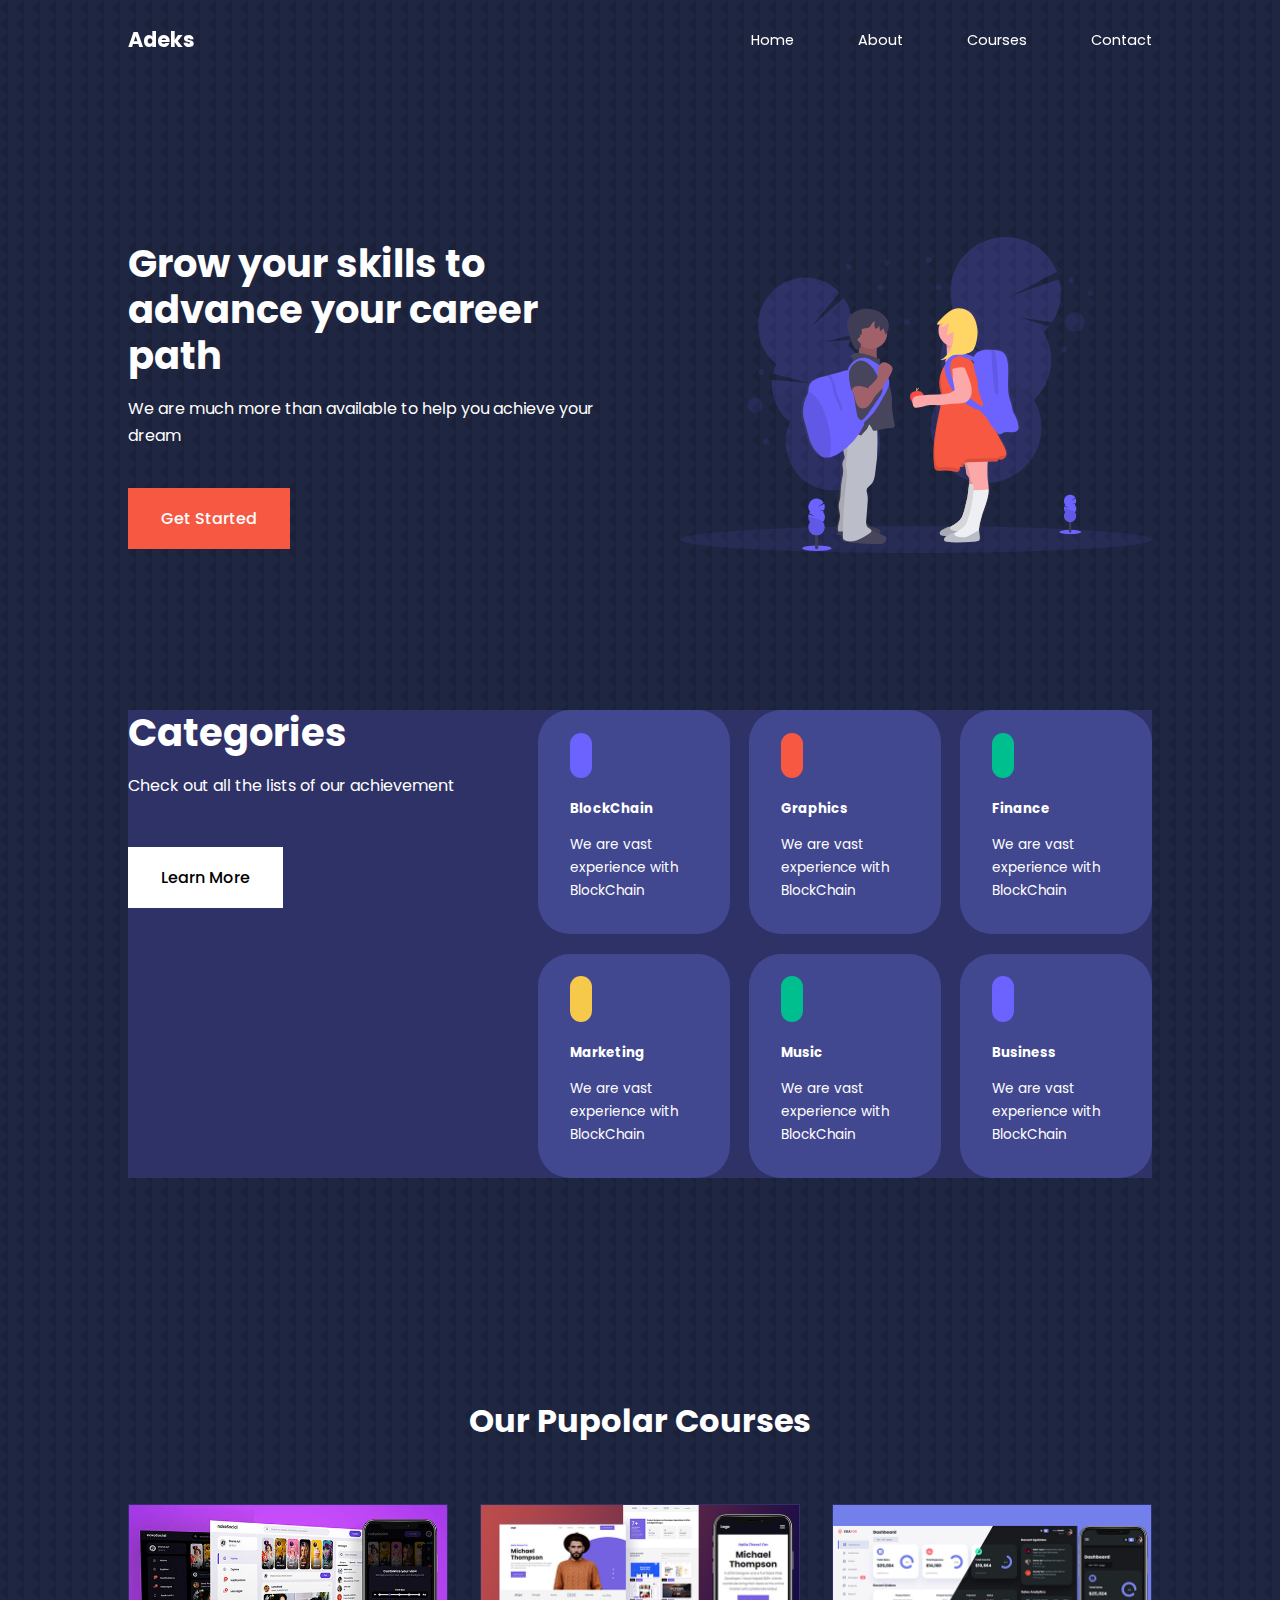
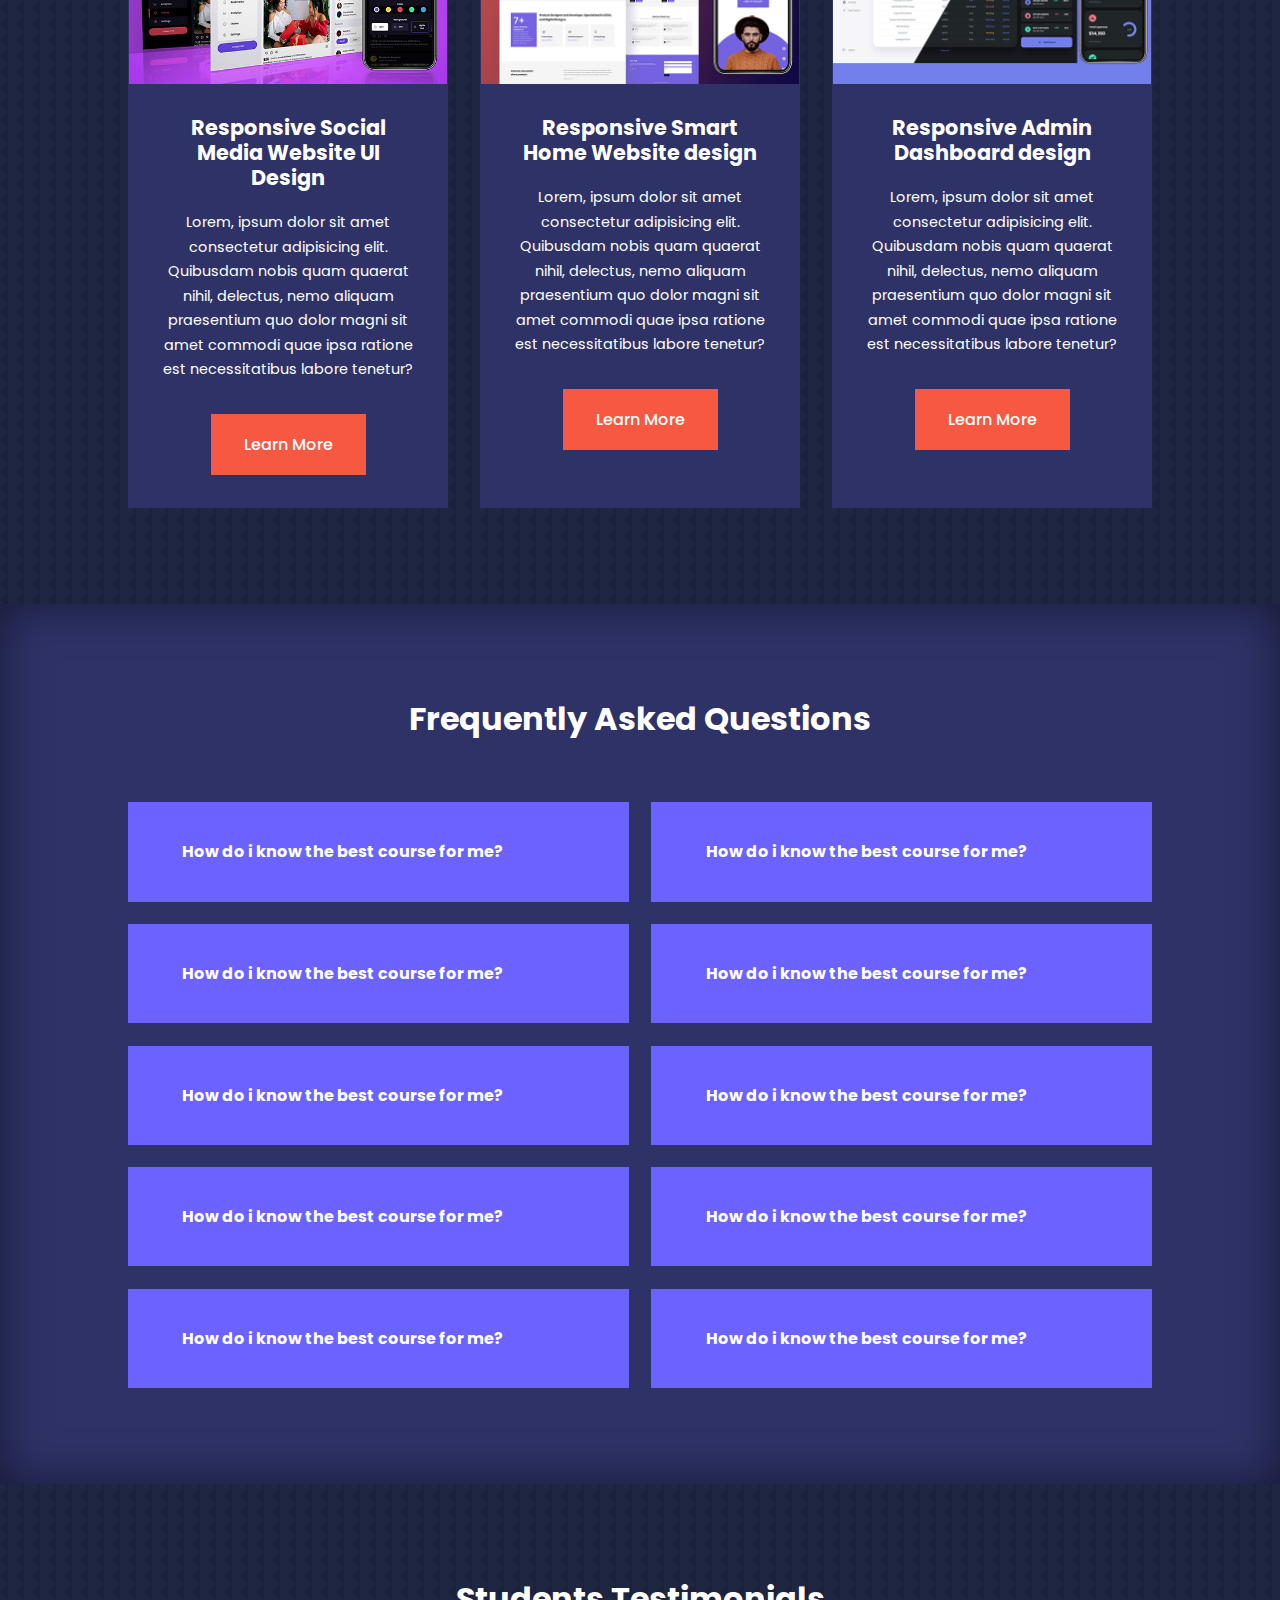
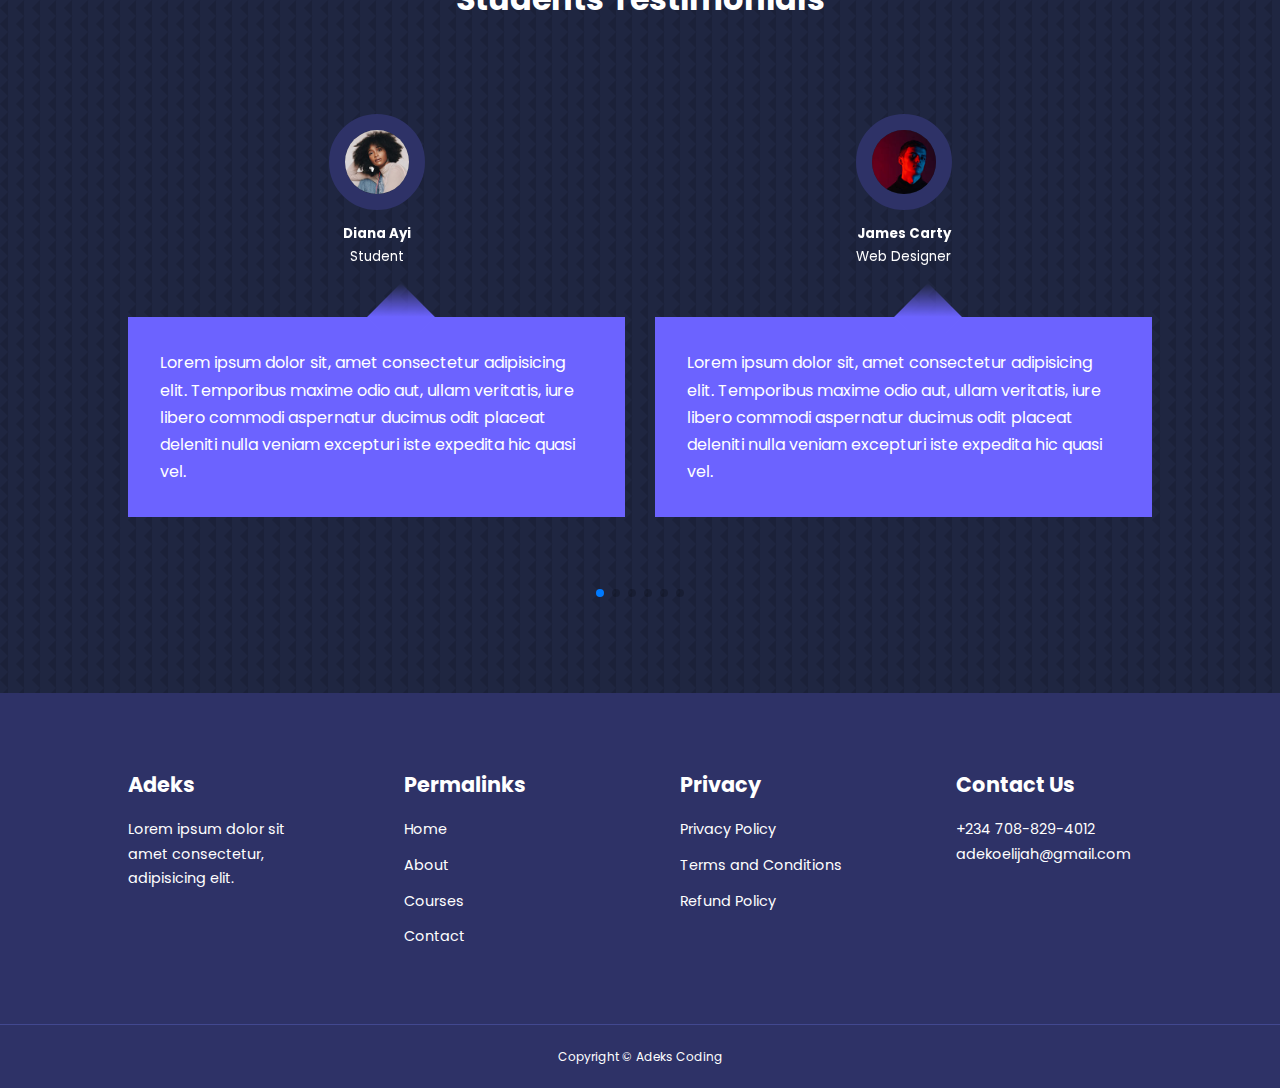
<file: html/index.html>
<!DOCTYPE html>
<html lang="en">
<head>
    <meta charset="UTF-8">
    <meta name="viewport" content="width=device-width, initial-scale=1.0">
    <title>Responsive multipage Education website create by Adeks using html, css $ Js</title>


    <!--  swiperjs.com  -->
   <link
   rel="stylesheet" href="https://cdn.jsdelivr.net/npm/swiper@10/swiper-bundle.min.css"/>
    <link rel="stylesheet" href="../css/index.css">

 <!--    iconscout cdn -->
    <link rel="stylesheet" href="https://unicons.iconscout.com/release/v4.0.8/css/line.css">
    <style>
        body{
            background-image: url(../images\ 2/bg-texture.png);
        }
    </style>


   

</head>




 
<body>
    <nav>
        <div class="container nav__container">
            <a href="index.html"><h4>Adeks</h4></a>
            <ul class="nav__menu">
                <li><a href="index.html">Home</a></li>
                <li><a href="about.html">About</a></li>
                <li><a href="course.html">Courses</a></li>
                <li><a href="contact.html">Contact</a></li>
            </ul>
            <button id="open-menu-btn"><i class="uil uil-bars"></i></button>
            <button id="close-menu-btn"><i class="uil uil-multiply"></i></button>
        </div>
    </nav>

   <!--  End of navbar -->

   <header>
    <div class="container header__container">
        <div class="header__left">
            <h1>Grow your skills to advance your career path</h1>
            <p>We are much more than available to help you achieve your dream</p>
            <a href="course.html" class="btn btn-primary">Get Started</a>

        </div>
        <div class="header__right">
            <div class="header__right-image">
                <img src="../images 2/header.svg" alt="header image">
            </div>

        </div>
    </div>
   </header>

   <!-- End of header -->

   <secion class=".categories">
    <div class="container categories__container">
        <div class="categories__left">
            <h1>Categories</h1>
            <p>Check out all the lists of our achievement</p>
            <a href="#" class="btn">Learn More</a>

        </div>
        <div class="categories__right">
            <article class="category">
                <span class="category__icon"><i class="uil uil-bitcoin-circle"></i></span>
                    <h5>BlockChain</h5>
                    <p>We are vast experience with BlockChain</p>
            </article>

            <article class="category">
                <span class="category__icon"><i class="uil uil-palette"></i></span>
                    <h5>Graphics</h5>
                    <p>We are vast experience with BlockChain</p>
            </article>

            <article class="category">
                <span class="category__icon"><i class="uil uil-usd-circle"></i></span>
                    <h5>Finance</h5>
                    <p>We are vast experience with BlockChain</p>
            </article>

            <article class="category">
                <span class="category__icon"><i class="uil uil-megaphone"></i></span>
                    <h5>Marketing</h5>
                    <p>We are vast experience with BlockChain</p>
            </article>

            <article class="category">
                <span class="category__icon"><i class="uil uil-music"></i></span>
                    <h5>Music</h5>
                    <p>We are vast experience with BlockChain</p>
            </article>
            <article class="category">
                <span class="category__icon"><i class="uil uil-puzzle-piece"></i></span>
                    <h5>Business</h5>
                    <p>We are vast experience with BlockChain</p>
            </article>
        </div>
    </div>
   </secion>
   <!-- End of categories -->
   <section class="courses">
    <h2>Our Pupolar Courses</h2>
    <div class="container course__container">
        <article class="course">
            <div class="course__image">
                <img src="../images 2/course1.jpg" alt="">
            </div>
            <div class="course__info">
                <h4>Responsive Social Media Website UI Design </h4>
                <p>Lorem, ipsum dolor sit amet consectetur adipisicing elit. 
                Quibusdam nobis quam quaerat nihil, delectus, nemo aliquam praesentium quo dolor magni sit amet commodi quae ipsa ratione est necessitatibus labore tenetur?</p>
                <a href="course.html" class="btn btn-primary">Learn More</a>
            </div>
            
        </article>

        <article class="course">
            <div class="course__image">
                <img src="../images 2/course2.jpg" alt="">
            </div>
            <div class="course__info">
                <h4>Responsive Smart Home Website design </h4>
                <p>Lorem, ipsum dolor sit amet consectetur adipisicing elit. 
                Quibusdam nobis quam quaerat nihil, delectus, nemo aliquam praesentium quo dolor magni sit amet commodi quae ipsa ratione est necessitatibus labore tenetur?</p>
                <a href="course.html" class="btn btn-primary">Learn More</a>
            </div>
        </article>

        <article class="course">
            <div class="course__image">
                <img src="../images 2/course3.jpg" alt="">
            </div>
            <div class="course__info">
                <h4>Responsive Admin Dashboard design</h4>
                <p>Lorem, ipsum dolor sit amet consectetur adipisicing elit. 
                Quibusdam nobis quam quaerat nihil, delectus, nemo aliquam praesentium quo dolor magni sit amet commodi quae ipsa ratione est necessitatibus labore tenetur?</p>
                <a href="course.html" class="btn btn-primary">Learn More</a>
            </div>
        </article>
    </div>
   </section>

  <!--  end of the courses -->
   


  <section class="freqs">
    <h2>Frequently Asked Questions</h2>
    <div class="container faqs__container">
        <article class="faq">
            <div class="faq__icon"><i class="uil uil-plus"></i></div>
            <div class="question__answer">
                <h4>How do i know the best course for me?</h4>
                <p>Lorem ipsum dolor, sit amet consectetur adipisicing elit. Dolorem natus maxime, quaerat, 
                voluptates optio nesciunt officiis, ad expedita saepe vero perspiciatis vel eligendi perferendis praesentium atque culpa nihil accusamus doloribus?</p>
            </div>
        </article>

        <article class="faq">
            <div class="faq__icon"><i class="uil uil-plus"></i></div>
            <div class="question__answer">
                <h4>How do i know the best course for me?</h4>
                <p>Lorem ipsum dolor, sit amet consectetur adipisicing elit. Dolorem natus maxime, quaerat, 
                voluptates optio nesciunt officiis, ad expedita saepe vero perspiciatis vel eligendi perferendis praesentium atque culpa nihil accusamus doloribus?</p>
            </div>
        </article>

        <article class="faq">
            <div class="faq__icon"><i class="uil uil-plus"></i></div>
            <div class="question__answer">
                <h4>How do i know the best course for me?</h4>
                <p>Lorem ipsum dolor, sit amet consectetur adipisicing elit. Dolorem natus maxime, quaerat, 
                voluptates optio nesciunt officiis, ad expedita saepe vero perspiciatis vel eligendi perferendis praesentium atque culpa nihil accusamus doloribus?</p>
            </div>
        </article>

        <article class="faq">
            <div class="faq__icon"><i class="uil uil-plus"></i></div>
            <div class="question__answer">
                <h4>How do i know the best course for me?</h4>
                <p>Lorem ipsum dolor, sit amet consectetur adipisicing elit. Dolorem natus maxime, quaerat, 
                voluptates optio nesciunt officiis, ad expedita saepe vero perspiciatis vel eligendi perferendis praesentium atque culpa nihil accusamus doloribus?</p>
            </div>
        </article>

        <article class="faq">
            <div class="faq__icon"><i class="uil uil-plus"></i></div>
            <div class="question__answer">
                <h4>How do i know the best course for me?</h4>
                <p>Lorem ipsum dolor, sit amet consectetur adipisicing elit. Dolorem natus maxime, quaerat, 
                voluptates optio nesciunt officiis, ad expedita saepe vero perspiciatis vel eligendi perferendis praesentium atque culpa nihil accusamus doloribus?</p>
            </div>
        </article>

        <article class="faq">
            <div class="faq__icon"><i class="uil uil-plus"></i></div>
            <div class="question__answer">
                <h4>How do i know the best course for me?</h4>
                <p>Lorem ipsum dolor, sit amet consectetur adipisicing elit. Dolorem natus maxime, quaerat, 
                voluptates optio nesciunt officiis, ad expedita saepe vero perspiciatis vel eligendi perferendis praesentium atque culpa nihil accusamus doloribus?</p>
            </div>
        </article>

        <article class="faq">
            <div class="faq__icon"><i class="uil uil-plus"></i></div>
            <div class="question__answer">
                <h4>How do i know the best course for me?</h4>
                <p>Lorem ipsum dolor, sit amet consectetur adipisicing elit. Dolorem natus maxime, quaerat, 
                voluptates optio nesciunt officiis, ad expedita saepe vero perspiciatis vel eligendi perferendis praesentium atque culpa nihil accusamus doloribus?</p>
            </div>
        </article>
        <article class="faq">
            <div class="faq__icon"><i class="uil uil-plus"></i></div>
            <div class="question__answer">
                <h4>How do i know the best course for me?</h4>
                <p>Lorem ipsum dolor, sit amet consectetur adipisicing elit. Dolorem natus maxime, quaerat, 
                voluptates optio nesciunt officiis, ad expedita saepe vero perspiciatis vel eligendi perferendis praesentium atque culpa nihil accusamus doloribus?</p>
            </div>
        </article>

        <article class="faq">
            <div class="faq__icon"><i class="uil uil-plus"></i></div>
            <div class="question__answer">
                <h4>How do i know the best course for me?</h4>
                <p>Lorem ipsum dolor, sit amet consectetur adipisicing elit. Dolorem natus maxime, quaerat, 
                voluptates optio nesciunt officiis, ad expedita saepe vero perspiciatis vel eligendi perferendis praesentium atque culpa nihil accusamus doloribus?</p>
            </div>
        </article>

        <article class="faq">
            <div class="faq__icon"><i class="uil uil-plus"></i></div>
            <div class="question__answer">
                <h4>How do i know the best course for me?</h4>
                <p>Lorem ipsum dolor, sit amet consectetur adipisicing elit. Dolorem natus maxime, quaerat, 
                voluptates optio nesciunt officiis, ad expedita saepe vero perspiciatis vel eligendi perferendis praesentium atque culpa nihil accusamus doloribus?</p>
            </div>
        </article>
    </div>
  </section>

<!-- End of the frequently asked question -->


<section class="container testimonials__container mySwiper">
    <h2>Students Testimonials</h2>
    <div class="swiper-wrapper">
        <article class="testimonial swiper-slide">
            <img src="../images 2/avatar1.jpg" alt="">
            <div class="testimonial__info">
                <h5>Diana Ayi</h5>
                <small>Student</small>
            </div>
            <div class="testimonial__body">
                <p>Lorem ipsum dolor sit, amet consectetur adipisicing elit. 
                    Temporibus maxime odio aut, ullam veritatis, 
                    iure libero commodi aspernatur ducimus odit placeat deleniti nulla veniam excepturi iste expedita hic quasi vel.</p>
            </div>
        </article>

        <article class="testimonial swiper-slide">
            <img src="../images 2/avatar2.jpg" alt="">
            <div class="testimonial__info">
                <h5>James Carty</h5>
                <small>Web Designer</small>
            </div>
            <div class="testimonial__body">
                <p>Lorem ipsum dolor sit, amet consectetur adipisicing elit. 
                    Temporibus maxime odio aut, ullam veritatis, 
                    iure libero commodi aspernatur ducimus odit placeat deleniti nulla veniam excepturi iste expedita hic quasi vel.</p>
            </div>
        </article>

        <article class="testimonial swiper-slide">
            <img src="../images 2/avatar3.jpg" alt="">
            <div class="testimonial__info">
                <h5>Robert Hook</h5>
                <small>Web Developer</small>
            </div>
            <div class="testimonial__body">
                <p>Lorem ipsum dolor sit, amet consectetur adipisicing elit. 
                    Temporibus maxime odio aut, ullam veritatis, 
                    iure libero commodi aspernatur ducimus odit placeat deleniti nulla veniam excepturi iste expedita hic quasi vel.</p>
            </div>
        </article>
        <article class="testimonial swiper-slide">
            <img src="../images 2/avatar4.jpg" alt="">
            <div class="testimonial__info">
                <h5>Sanni Dam</h5>
                <small>Project Manager</small>
            </div>
            <div class="testimonial__body">
                <p>Lorem ipsum dolor sit, amet consectetur adipisicing elit. 
                    Temporibus maxime odio aut, ullam veritatis, 
                    iure libero commodi aspernatur ducimus odit placeat deleniti nulla veniam excepturi iste expedita hic quasi vel.</p>
            </div>
        </article>

        <article class="testimonial swiper-slide">
            <img src="../images 2/avatar5.jpg" alt="">
            <div class="testimonial__info">
                <h5>Jane Rose</h5>
                <small>Product Analyst</small>
            </div>
            <div class="testimonial__body">
                <p>Lorem ipsum dolor sit, amet consectetur adipisicing elit. 
                    Temporibus maxime odio aut, ullam veritatis, 
                    iure libero commodi aspernatur ducimus odit placeat deleniti nulla veniam excepturi iste expedita hic quasi vel.</p>
            </div>
        </article>

        <article class="testimonial swiper-slide">
            <img src="../images 2/avatar6.jpg" alt="">
            <div class="testimonial__info">
                <h5>Queen Bee</h5>
                <small>Email Marketer</small>
            </div>
            <div class="testimonial__body">
                <p>Lorem ipsum dolor sit, amet consectetur adipisicing elit. 
                    Temporibus maxime odio aut, ullam veritatis, 
                    iure libero commodi aspernatur ducimus odit placeat deleniti nulla veniam excepturi iste expedita hic quasi vel.</p>
            </div>
        </article>

        <article class="testimonial swiper-slide">
            <img src="../images 2/avatar7.jpg" alt="">
            <div class="testimonial__info">
                <h5>Loveth Capril</h5>
                <small>Student</small>
            </div>
            <div class="testimonial__body">
                <p>Lorem ipsum dolor sit, amet consectetur adipisicing elit. 
                    Temporibus maxime odio aut, ullam veritatis, 
                    iure libero commodi aspernatur ducimus odit placeat deleniti nulla veniam excepturi iste expedita hic quasi vel.</p>
            </div>
        </article>
    </div>
    <div class="swiper-pagination"></div>
</section>

<!-- footer section start -->
<footer>
    <div class="container footer__container">
        <div class="footer__1">
            <a href="index.html" class="footer__logo"><h4>Adeks</h4></a>
            <p>Lorem ipsum dolor sit amet consectetur, adipisicing elit. </p>
        </div>

        <div class="footer__2">
            <h4>Permalinks</h4>
            <ul class="permalinks">
                <li><a href="index.html">Home</a></li>
                <li><a href="about.html">About</a></li>
                <li><a href="course.html">Courses</a></li>
                <li><a href="contact.html">Contact</a></li>
            </ul>
        </div>
        <div class="footer__3">
            <h4>Privacy</h4>
            <ul class="privacy">
                <li><a href="#">Privacy Policy</a></li>
                <li><a href="#">Terms and Conditions</a></li>
                <li><a href="#">Refund Policy</a></li>
            </ul>
        </div>
        <div class="footer__4">
            <h4>Contact Us</h4>
            <div>
                <p>+234 708-829-4012</p>
                <p>adekoelijah@gmail.com</p>
            </div>
            <ul class="footer__socials">
                <li>
                    <a href="#"><i class="uil uil-facebook-f"></i></a>
                </li>
                <li>
                    <a href="#"><i class="uil uil-instagram-alt"></i></a>
                </li>
                <li>
                    <a href="#"><i class="uil uil-twitter"></i></a>
                </li>
                <li>
                    <a href="#"><i class="uil uil-linkedin-alt"></i></a>
                </li>
            </ul>
        </div>
    </div>
    <div class="footer__copywright">
        <small>Copyright &copy; Adeks Coding</small>
    </div>

    
</footer>



    <script src="https://cdn.jsdelivr.net/npm/swiper@10/swiper-bundle.min.js"></script>
    <script src="../main.js/main.js"></script>

    <script>
        var swiper = new Swiper(".mySwiper", {
        slidesPerView: 1,
        spaceBetween: 30,
        pagination: {
        el: ".swiper-pagination",
        clickable: true,
      },
       // when window width is >=600px
       breakpoints: {
        600: {
            slidesPerView: 2,
        }
    }
    });
    </script>
</body>
</html>
</file>
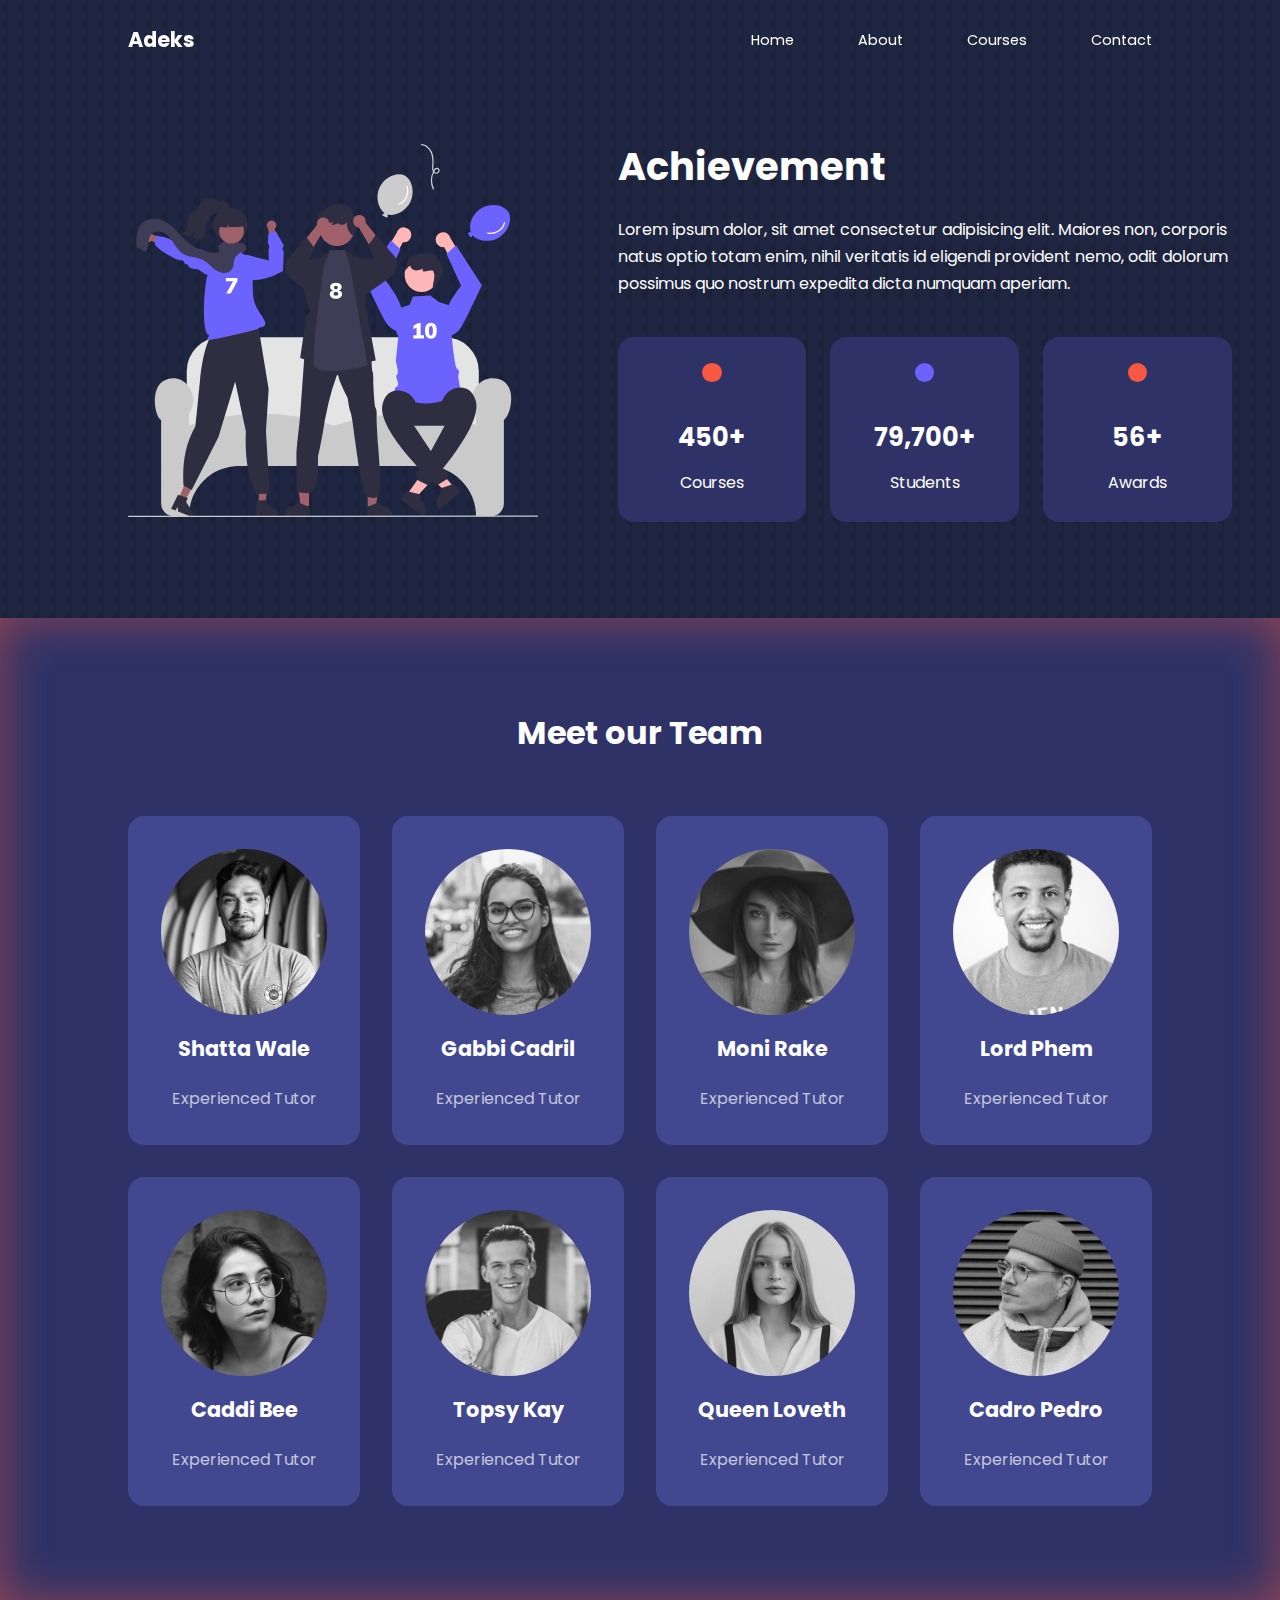
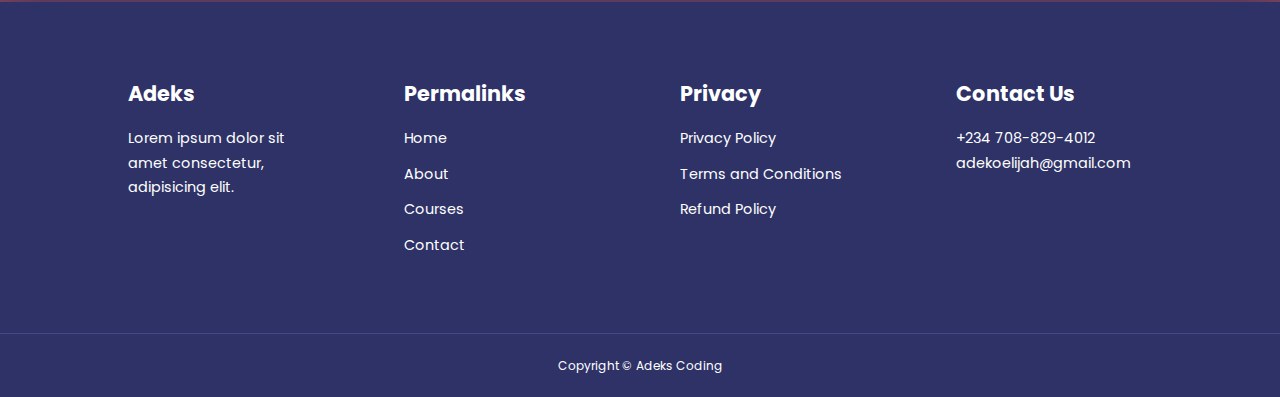
<file: html/about.html>
<!DOCTYPE html>
<html lang="en">
<head>
    <meta charset="UTF-8">
    <meta name="viewport" content="width=device-width, initial-scale=1.0">
    <title>Responsive multipage Education website create by Adeks using html, css $ Js</title>



    <link rel="stylesheet" href="../css/index.css">
    <link rel="stylesheet" href="../css/about.css">

 <!--    iconscout cdn -->
    <link rel="stylesheet" href="https://unicons.iconscout.com/release/v4.0.8/css/line.css">


    <style>
        body{
            background-image: url(../images\ 2/bg-texture.png);
        }
    </style>

</head>




 
<body>
    <nav>
        <div class="container nav__container">
            <a href="index.html"><h4>Adeks</h4></a>
            <ul class="nav__menu">
                <li><a href="index.html">Home</a></li>
                <li><a href="about.html">About</a></li>
                <li><a href="course.html">Courses</a></li>
                <li><a href="contact.html">Contact</a></li>
            </ul>
            <button id="open-menu-btn"><i class="uil uil-bars"></i></button>
            <button id="close-menu-btn"><i class="uil uil-multiply"></i></button>
        </div>
    </nav>

   <!--  End of navbar -->


   <!-- achievement section -->
   <section class="about__achievement">
    <div class="container about__achievement-container">
        <div class="about__achievement-left">
            <img src="../images 2/about achievements.svg" alt="">
        </div>

        <div class="about__achievement-right">
            <h1>Achievement</h1>
            <p>Lorem ipsum dolor, sit amet consectetur adipisicing elit. Maiores non, 
                corporis natus optio totam enim, nihil veritatis id eligendi provident nemo, 
                odit dolorum possimus quo nostrum expedita dicta numquam aperiam.</p>
            <div class="achievement__cards">
                <article class="achievement__card">
                    <span class="achievement-icon"><i class="uil uil-video"></i></span>
                    <h3>450+</h3>
                    <p>Courses</p>
                </article>

                <article class="achievement__card">
                    <span class="achievement-icon"><i class="uil uil-user"></i></span>
                    <h3>79,700+</h3>
                    <p>Students</p>
                </article>

                <article class="achievement__card">
                    <span class="achievement-icon"><i class="uil uil-trophy"></i></span>
                    <h3>56+</h3>
                    <p>Awards</p>
                </article>
            </div>
        </div>
    </div>
   </section>

   <!-- End of achievement -->


   <section class="team">
    <h2>Meet our Team</h2>
    <div class="container team__container">
        <article class="team__member">
            <div class="team__member-image">
                <img src="../images 2/tm1.jpg" alt="">
            </div>
            <div class="team__member-info">
                <h4>Shatta Wale</h4>
                <p>Experienced Tutor</p>
            </div>
            <div class="team__member-socials">
                <a href="https://instagram.com" target="_blank"><i class="uil uil-instagram-alt"></i></a>
                <a href="https://twitter.com" target="_blank"><i class="uil uil-twitter"></i></a>
                <a href="https://linkedin.com" target="_blank"><i class="uil uil-linkedin"></i></a>
            </div>
        </article>

        <article class="team__member">
            <div class="team__member-image">
                <img src="../images 2/tm2.jpg" alt="">
            </div>
            <div class="team__member-info">
                <h4>Gabbi Cadril</h4>
                <p>Experienced Tutor</p>
            </div>
            <div class="team__member-socials">
                <a href="https://instagram.com" target="_blank"><i class="uil uil-instagram-alt"></i></a>
                <a href="https://twitter.com" target="_blank"><i class="uil uil-twitter"></i></a>
                <a href="https://linkedin.com" target="_blank"><i class="uil uil-linkedin"></i></a>
            </div>
        </article>

        <article class="team__member">
            <div class="team__member-image">
                <img src="../images 2/tm3.jpg" alt="">
            </div>
            <div class="team__member-info">
                <h4>Moni Rake</h4>
                <p>Experienced Tutor</p>
            </div>
            <div class="team__member-socials">
                <a href="https://instagram.com" target="_blank"><i class="uil uil-instagram-alt"></i></a>
                <a href="https://twitter.com" target="_blank"><i class="uil uil-twitter"></i></a>
                <a href="https://linkedin.com" target="_blank"><i class="uil uil-linkedin"></i></a>
            </div>
        </article>

        <article class="team__member">
            <div class="team__member-image">
                <img src="../images 2/tm4.jpg" alt="">
            </div>
            <div class="team__member-info">
                <h4>Lord Phem</h4>
                <p>Experienced Tutor</p>
            </div>
            <div class="team__member-socials">
                <a href="https://instagram.com" target="_blank"><i class="uil uil-instagram-alt"></i></a>
                <a href="https://twitter.com" target="_blank"><i class="uil uil-twitter"></i></a>
                <a href="https://linkedin.com" target="_blank"><i class="uil uil-linkedin"></i></a>
            </div>
        </article>

        <article class="team__member">
            <div class="team__member-image">
                <img src="../images 2/tm5.jpg" alt="">
            </div>
            <div class="team__member-info">
                <h4>Caddi Bee</h4>
                <p>Experienced Tutor</p>
            </div>
            <div class="team__member-socials">
                <a href="https://instagram.com" target="_blank"><i class="uil uil-instagram-alt"></i></a>
                <a href="https://twitter.com" target="_blank"><i class="uil uil-twitter"></i></a>
                <a href="https://linkedin.com" target="_blank"><i class="uil uil-linkedin"></i></a>
            </div>
        </article>

        <article class="team__member">
            <div class="team__member-image">
                <img src="../images 2/tm6.jpg" alt="">
            </div>
            <div class="team__member-info">
                <h4>Topsy Kay</h4>
                <p>Experienced Tutor</p>
            </div>
            <div class="team__member-socials">
                <a href="https://instagram.com" target="_blank"><i class="uil uil-instagram-alt"></i></a>
                <a href="https://twitter.com" target="_blank"><i class="uil uil-twitter"></i></a>
                <a href="https://linkedin.com" target="_blank"><i class="uil uil-linkedin"></i></a>
            </div>
        </article>

        <article class="team__member">
            <div class="team__member-image">
                <img src="../images 2/tm7.jpg" alt="">
            </div>
            <div class="team__member-info">
                <h4>Queen Loveth</h4>
                <p>Experienced Tutor</p>
            </div>
            <div class="team__member-socials">
                <a href="https://instagram.com" target="_blank"><i class="uil uil-instagram-alt"></i></a>
                <a href="https://twitter.com" target="_blank"><i class="uil uil-twitter"></i></a>
                <a href="https://linkedin.com" target="_blank"><i class="uil uil-linkedin"></i></a>
            </div>
        </article>

        <article class="team__member">
            <div class="team__member-image">
                <img src="../images 2/tm8.jpg" alt="">
            </div>
            <div class="team__member-info">
                <h4>Cadro Pedro</h4>
                <p>Experienced Tutor</p>
            </div>
            <div class="team__member-socials">
                <a href="https://instagram.com" target="_blank"><i class="uil uil-instagram-alt"></i></a>
                <a href="https://twitter.com" target="_blank"><i class="uil uil-twitter"></i></a>
                <a href="https://linkedin.com" target="_blank"><i class="uil uil-linkedin"></i></a>
            </div>
        </article>
    </div>
   </section>










   <!-- footer section start -->
<footer>
    <div class="container footer__container">
        <div class="footer__1">
            <a href="index.html" class="footer__logo"><h4>Adeks</h4></a>
            <p>Lorem ipsum dolor sit amet consectetur, adipisicing elit. </p>
        </div>

        <div class="footer__2">
            <h4>Permalinks</h4>
            <ul class="permalinks">
                <li><a href="index.html">Home</a></li>
                <li><a href="about.html">About</a></li>
                <li><a href="course.html">Courses</a></li>
                <li><a href="contact.html">Contact</a></li>
            </ul>
        </div>
        <div class="footer__3">
            <h4>Privacy</h4>
            <ul class="privacy">
                <li><a href="#">Privacy Policy</a></li>
                <li><a href="#">Terms and Conditions</a></li>
                <li><a href="#">Refund Policy</a></li>
            </ul>
        </div>
        <div class="footer__4">
            <h4>Contact Us</h4>
            <div>
                <p>+234 708-829-4012</p>
                <p>adekoelijah@gmail.com</p>
            </div>
            <ul class="footer__socials">
                <li>
                    <a href="#"><i class="uil uil-facebook-f"></i></a>
                </li>
                <li>
                    <a href="#"><i class="uil uil-instagram-alt"></i></a>
                </li>
                <li>
                    <a href="#"><i class="uil uil-twitter"></i></a>
                </li>
                <li>
                    <a href="#"><i class="uil uil-linkedin-alt"></i></a>
                </li>
            </ul>
        </div>
    </div>
    <div class="footer__copywright">
        <small>Copyright &copy; Adeks Coding</small>
    </div>

    
</footer>
    <script src="../main.js/main.js"></script>
</body>
</html>
</file>
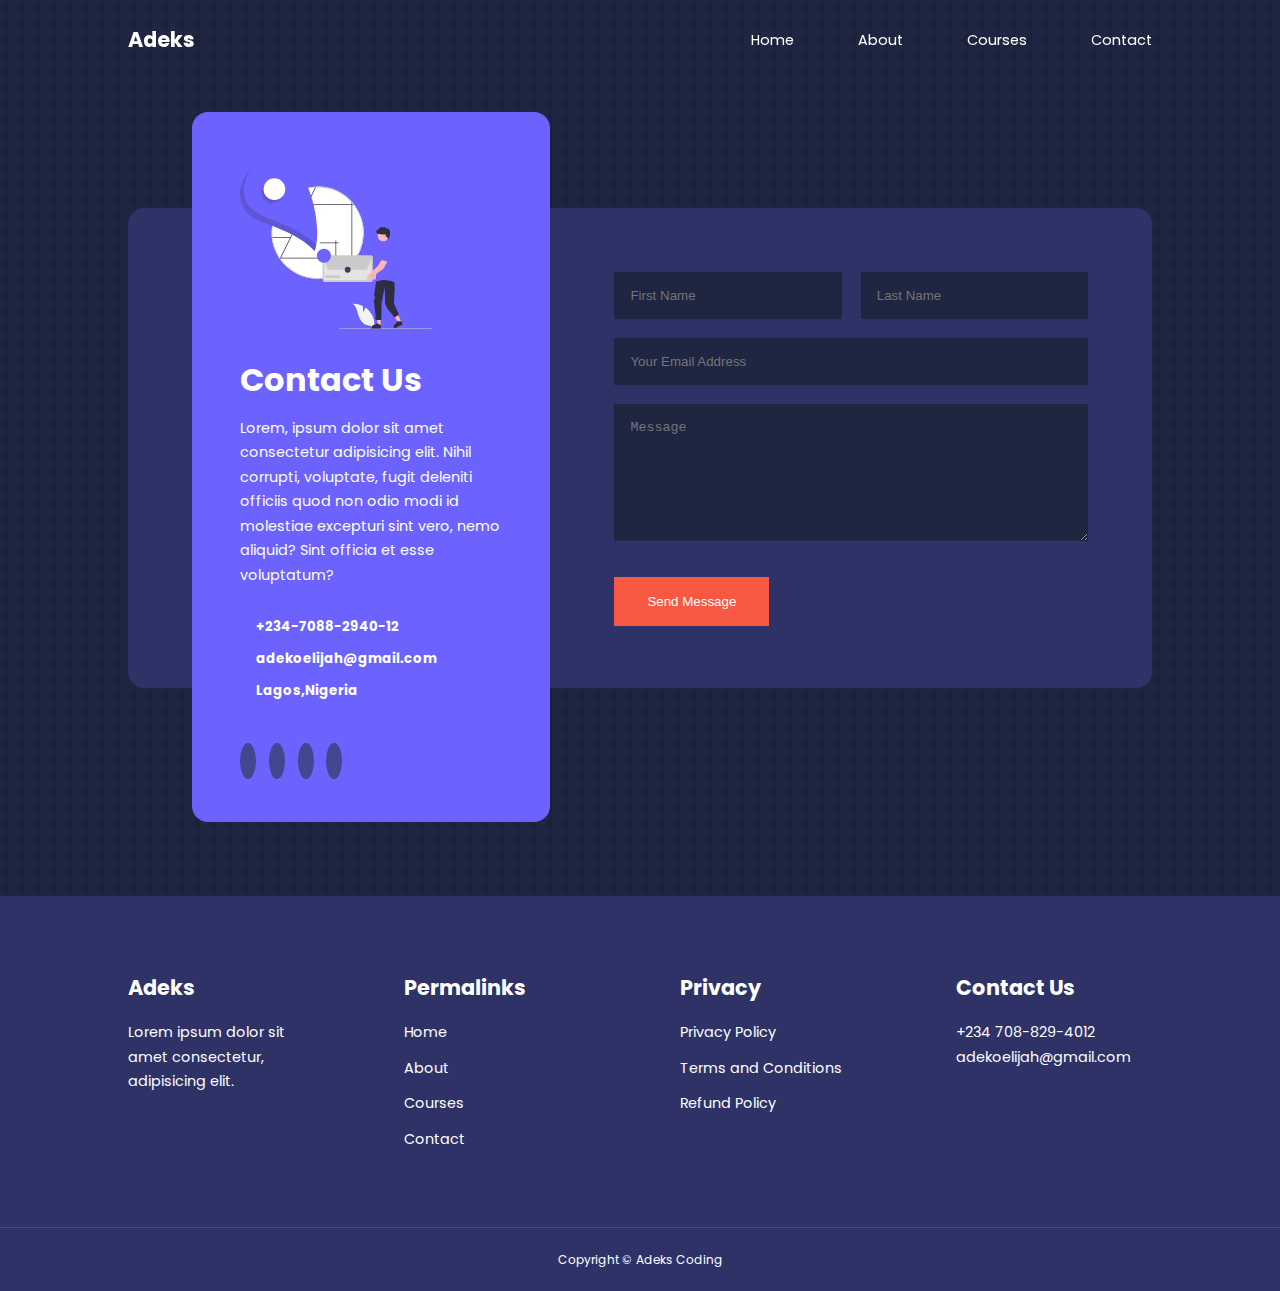
<file: html/contact.html>
<!DOCTYPE html>
<html lang="en">
<head>
    <meta charset="UTF-8">
    <meta name="viewport" content="width=device-width, initial-scale=1.0">
    <title>Responsive multipage Education website create by Adeks using html, css $ Js</title>


    <!--  swiperjs.com  -->
   <link
   rel="stylesheet" href="https://cdn.jsdelivr.net/npm/swiper@10/swiper-bundle.min.css"/>
    <link rel="stylesheet" href="../css/index.css">
    <link rel="stylesheet" href="../css/contact.css">

 <!--    iconscout cdn -->
    <link rel="stylesheet" href="https://unicons.iconscout.com/release/v4.0.8/css/line.css">
    <style>
        body{
            background-image: url(../images\ 2/bg-texture.png);
        }
    </style>


   

</head>




 
<body>
    <nav>
        <div class="container nav__container">
            <a href="index.html"><h4>Adeks</h4></a>
            <ul class="nav__menu">
                <li><a href="index.html">Home</a></li>
                <li><a href="about.html">About</a></li>
                <li><a href="course.html">Courses</a></li>
                <li><a href="contact.html">Contact</a></li>
            </ul>
            <button id="open-menu-btn"><i class="uil uil-bars"></i></button>
            <button id="close-menu-btn"><i class="uil uil-multiply"></i></button>
        </div>
    </nav>

   <!--  End of navbar -->
   <section class="contact">
    <div class="container contact__container">
        <aside class="contact__aside">
            <div class="aside__image">
                <img src="../images 2/contact.svg" alt="contact">
            </div>
            <h2>Contact Us</h2>
            <p>Lorem, ipsum dolor sit amet consectetur adipisicing elit. Nihil corrupti, voluptate, fugit deleniti officiis
                 quod non odio modi id molestiae excepturi sint vero, nemo aliquid? Sint 
                 officia et esse voluptatum?</p>

            <ul class="contact__details">
                <li>
                    <i class="uil uil-phone"></i>
                    <h5>+234-7088-2940-12</h5>
                </li>
                <li>
                    <i class="uil uil-envelopes"></i>
                    <h5>adekoelijah@gmail.com</h5>
                </li>
                <li>
                    <i class="uil uil-location-point"></i>
                    <h5>Lagos,Nigeria</h5>
                </li>
            </ul>
            <ul class="contact__socials">
                <li><a href="https://facebook.com"><i class="uil uil-facebook-f"></i></a></li>
                <li><a href="https://instagram.com"><i class="uil uil-instagram"></i></a></li>
                <li><a href="https://twitter.com"><i class="uil uil-twitter"></i></a></li>
                <li><a href="https://linkedin.com"><i class="uil uil-linkedin"></i></a></li>
            </ul>
        </aside>


        <form action="https://formspree.io/f/moqojbvy" method="POST" class="contact__form">
            <div class="form__name">
                <input type="text" name="First Name" placeholder="First Name" required>
                <input type="text" name="Last Name" placeholder="Last Name" required>
            </div>
            <input type="email" name="Email Address" placeholder="Your Email Address" required>
            <textarea name="Message" rows="7" placeholder="Message" required></textarea>
            <button type="submit" class="btn btn-primary">Send Message</button>
        </form>
    </div>
   </section>



















   <!-- footer section start -->
<footer>
    <div class="container footer__container">
        <div class="footer__1">
            <a href="index.html" class="footer__logo"><h4>Adeks</h4></a>
            <p>Lorem ipsum dolor sit amet consectetur, adipisicing elit. </p>
        </div>

        <div class="footer__2">
            <h4>Permalinks</h4>
            <ul class="permalinks">
                <li><a href="index.html">Home</a></li>
                <li><a href="about.html">About</a></li>
                <li><a href="course.html">Courses</a></li>
                <li><a href="contact.html">Contact</a></li>
            </ul>
        </div>
        <div class="footer__3">
            <h4>Privacy</h4>
            <ul class="privacy">
                <li><a href="#">Privacy Policy</a></li>
                <li><a href="#">Terms and Conditions</a></li>
                <li><a href="#">Refund Policy</a></li>
            </ul>
        </div>
        <div class="footer__4">
            <h4>Contact Us</h4>
            <div>
                <p>+234 708-829-4012</p>
                <p>adekoelijah@gmail.com</p>
            </div>
            <ul class="footer__socials">
                <li>
                    <a href="#"><i class="uil uil-facebook-f"></i></a>
                </li>
                <li>
                    <a href="#"><i class="uil uil-instagram-alt"></i></a>
                </li>
                <li>
                    <a href="#"><i class="uil uil-twitter"></i></a>
                </li>
                <li>
                    <a href="#"><i class="uil uil-linkedin-alt"></i></a>
                </li>
            </ul>
        </div>
    </div>
    <div class="footer__copywright">
        <small>Copyright &copy; Adeks Coding</small>
    </div>

    
</footer>



    <script src="https://cdn.jsdelivr.net/npm/swiper@10/swiper-bundle.min.js"></script>
    <script src="../main.js/main.js"></script>

    <script>
        var swiper = new Swiper(".mySwiper", {
        slidesPerView: 1,
        spaceBetween: 30,
        pagination: {
        el: ".swiper-pagination",
        clickable: true,
      },
       // when window width is >=600px
       breakpoints: {
        600: {
            slidesPerView: 2,
        }
    }
    });
    </script>
</body>
</html>
</file>
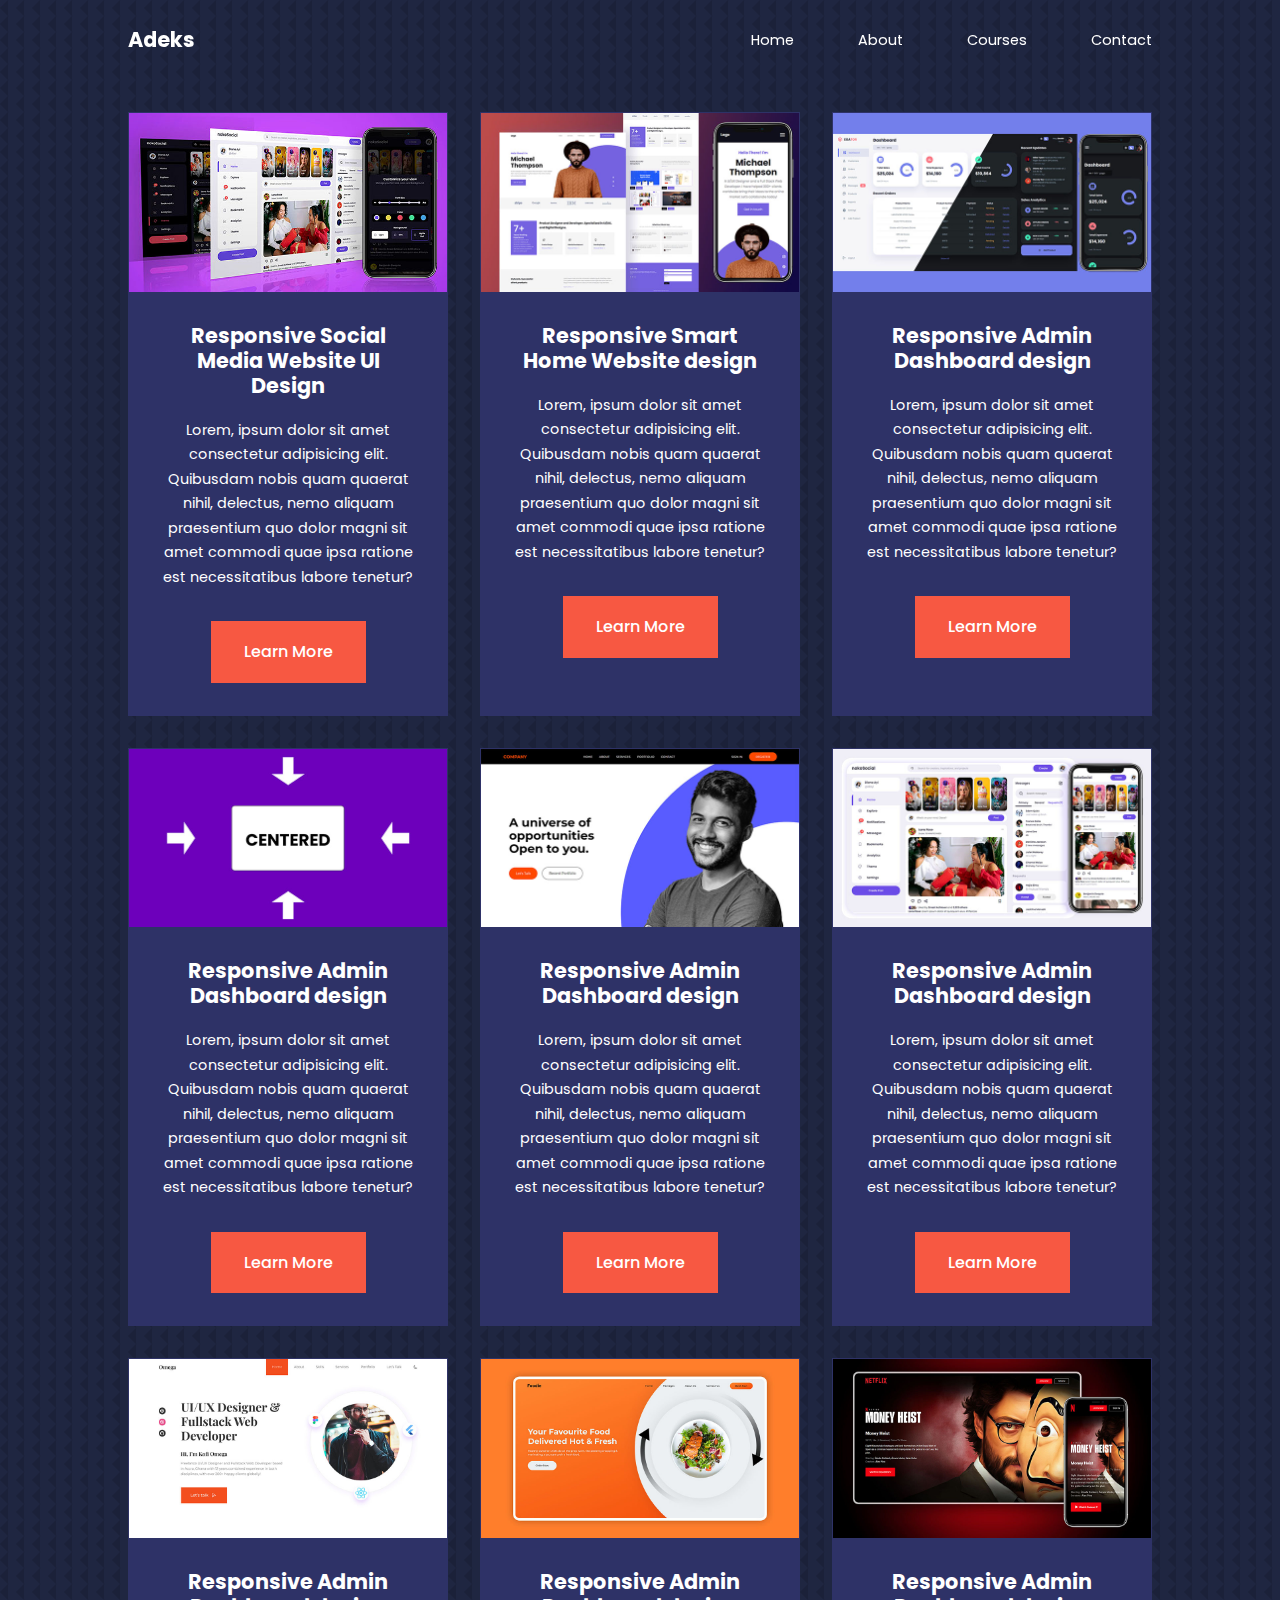
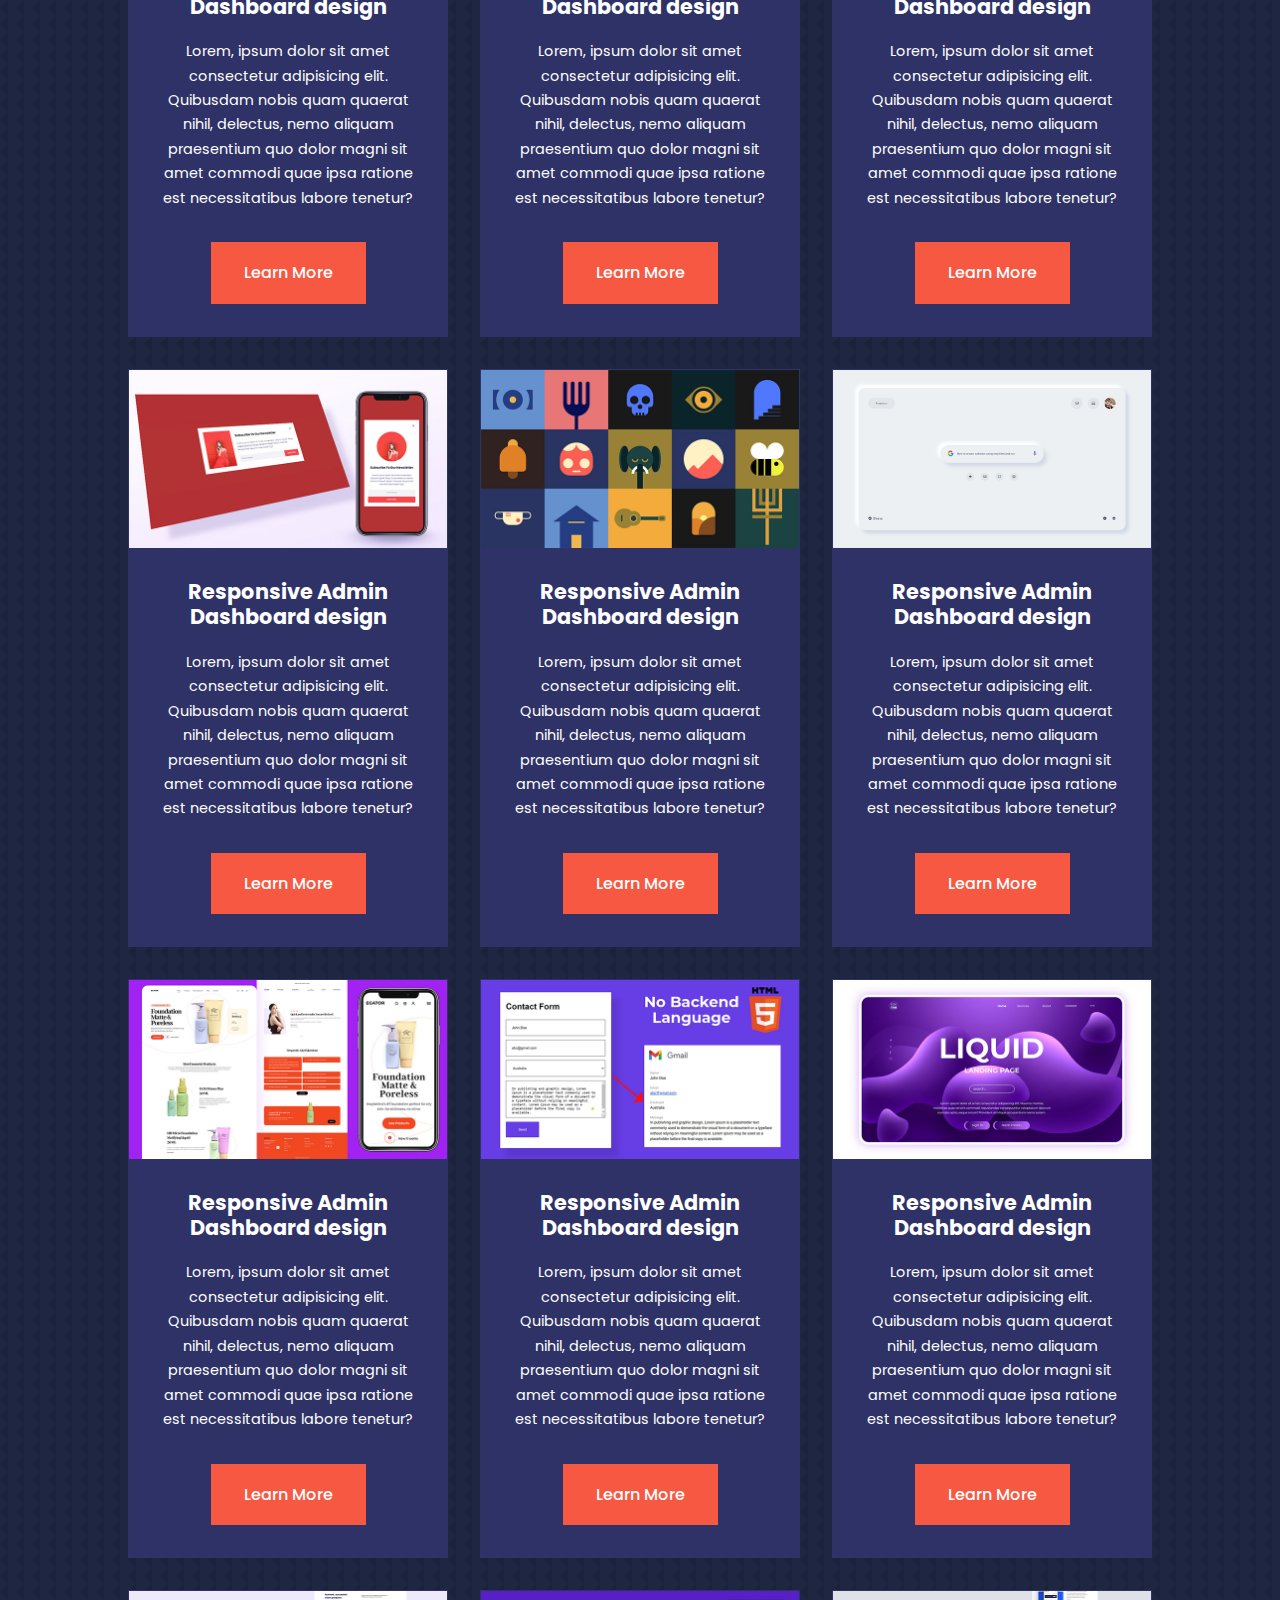
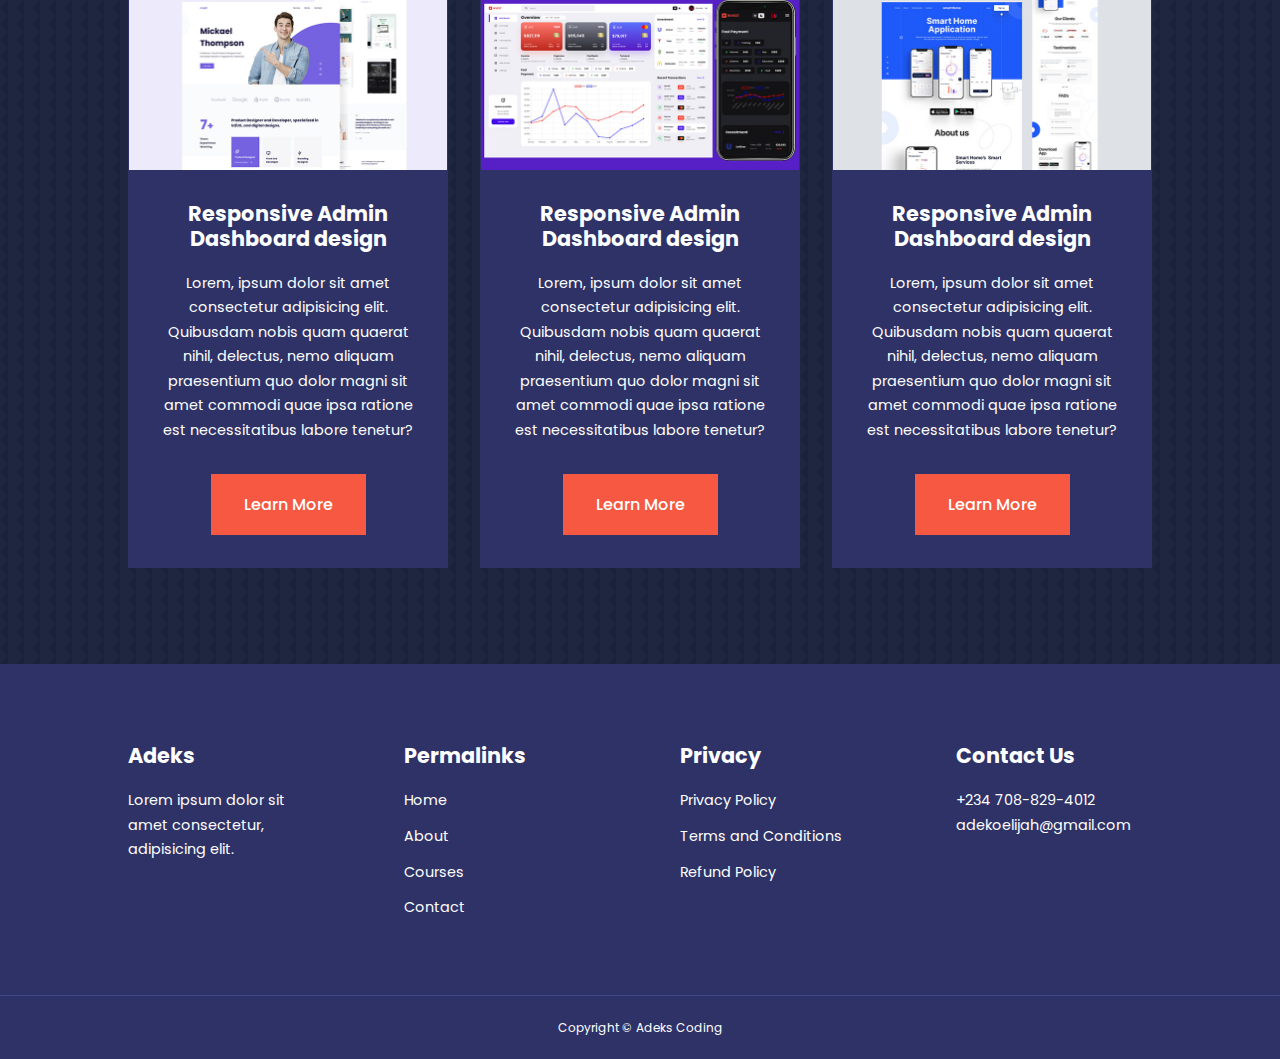
<file: html/course.html>
<!DOCTYPE html>
<html lang="en">
<head>
    <meta charset="UTF-8">
    <meta name="viewport" content="width=device-width, initial-scale=1.0">
    <title>Responsive multipage Education website create by Adeks using html, css $ Js</title>



    <link rel="stylesheet" href="../css/index.css">
    <link rel="stylesheet" href="../css/about.css">

    <style>
        .courses{
            margin-top: 1rem;
        }
    </style>

 <!--    iconscout cdn -->
    <link rel="stylesheet" href="https://unicons.iconscout.com/release/v4.0.8/css/line.css">
    <style>
        body{
            background-image: url(../images\ 2/bg-texture.png);
        }
    </style>


   

</head>




 
<body>
    <nav>
        <div class="container nav__container">
            <a href="index.html"><h4>Adeks</h4></a>
            <ul class="nav__menu">
                <li><a href="index.html">Home</a></li>
                <li><a href="about.html">About</a></li>
                <li><a href="course.html">Courses</a></li>
                <li><a href="contact.html">Contact</a></li>
            </ul>
            <button id="open-menu-btn"><i class="uil uil-bars"></i></button>
            <button id="close-menu-btn"><i class="uil uil-multiply"></i></button>
        </div>
    </nav>

   <!--  End of navbar -->


   <section class="courses">
    <div class="container course__container">
        <article class="course">
            <div class="course__image">
                <img src="../images 2/course1.jpg" alt="">
            </div>
            <div class="course__info">
                <h4>Responsive Social Media Website UI Design </h4>
                <p>Lorem, ipsum dolor sit amet consectetur adipisicing elit. 
                Quibusdam nobis quam quaerat nihil, delectus, nemo aliquam praesentium quo dolor magni sit amet commodi quae ipsa ratione est necessitatibus labore tenetur?</p>
                <a href="course.html" class="btn btn-primary">Learn More</a>
            </div>
            
        </article>

        <article class="course">
            <div class="course__image">
                <img src="../images 2/course2.jpg" alt="">
            </div>
            <div class="course__info">
                <h4>Responsive Smart Home Website design </h4>
                <p>Lorem, ipsum dolor sit amet consectetur adipisicing elit. 
                Quibusdam nobis quam quaerat nihil, delectus, nemo aliquam praesentium quo dolor magni sit amet commodi quae ipsa ratione est necessitatibus labore tenetur?</p>
                <a href="course.html" class="btn btn-primary">Learn More</a>
            </div>
        </article>

        <article class="course">
            <div class="course__image">
                <img src="../images 2/course3.jpg" alt="">
            </div>
            <div class="course__info">
                <h4>Responsive Admin Dashboard design</h4>
                <p>Lorem, ipsum dolor sit amet consectetur adipisicing elit. 
                Quibusdam nobis quam quaerat nihil, delectus, nemo aliquam praesentium quo dolor magni sit amet commodi quae ipsa ratione est necessitatibus labore tenetur?</p>
                <a href="course.html" class="btn btn-primary">Learn More</a>
            </div>
        </article>

        <article class="course">
            <div class="course__image">
                <img src="../images 2/course4.jpg" alt="">
            </div>
            <div class="course__info">
                <h4>Responsive Admin Dashboard design</h4>
                <p>Lorem, ipsum dolor sit amet consectetur adipisicing elit. 
                Quibusdam nobis quam quaerat nihil, delectus, nemo aliquam praesentium quo dolor magni sit amet commodi quae ipsa ratione est necessitatibus labore tenetur?</p>
                <a href="course.html" class="btn btn-primary">Learn More</a>
            </div>
        </article>

        <article class="course">
            <div class="course__image">
                <img src="../images 2/course5.jpg" alt="">
            </div>
            <div class="course__info">
                <h4>Responsive Admin Dashboard design</h4>
                <p>Lorem, ipsum dolor sit amet consectetur adipisicing elit. 
                Quibusdam nobis quam quaerat nihil, delectus, nemo aliquam praesentium quo dolor magni sit amet commodi quae ipsa ratione est necessitatibus labore tenetur?</p>
                <a href="course.html" class="btn btn-primary">Learn More</a>
            </div>
        </article>

        <article class="course">
            <div class="course__image">
                <img src="../images 2/course6.jpg" alt="">
            </div>
            <div class="course__info">
                <h4>Responsive Admin Dashboard design</h4>
                <p>Lorem, ipsum dolor sit amet consectetur adipisicing elit. 
                Quibusdam nobis quam quaerat nihil, delectus, nemo aliquam praesentium quo dolor magni sit amet commodi quae ipsa ratione est necessitatibus labore tenetur?</p>
                <a href="course.html" class="btn btn-primary">Learn More</a>
            </div>
        </article>

        <article class="course">
            <div class="course__image">
                <img src="../images 2/course7.jpg" alt="">
            </div>
            <div class="course__info">
                <h4>Responsive Admin Dashboard design</h4>
                <p>Lorem, ipsum dolor sit amet consectetur adipisicing elit. 
                Quibusdam nobis quam quaerat nihil, delectus, nemo aliquam praesentium quo dolor magni sit amet commodi quae ipsa ratione est necessitatibus labore tenetur?</p>
                <a href="course.html" class="btn btn-primary">Learn More</a>
            </div>
        </article>

        <article class="course">
            <div class="course__image">
                <img src="../images 2/course8.jpg" alt="">
            </div>
            <div class="course__info">
                <h4>Responsive Admin Dashboard design</h4>
                <p>Lorem, ipsum dolor sit amet consectetur adipisicing elit. 
                Quibusdam nobis quam quaerat nihil, delectus, nemo aliquam praesentium quo dolor magni sit amet commodi quae ipsa ratione est necessitatibus labore tenetur?</p>
                <a href="course.html" class="btn btn-primary">Learn More</a>
            </div>
        </article>

        <article class="course">
            <div class="course__image">
                <img src="../images 2/course9.jpg" alt="">
            </div>
            <div class="course__info">
                <h4>Responsive Admin Dashboard design</h4>
                <p>Lorem, ipsum dolor sit amet consectetur adipisicing elit. 
                Quibusdam nobis quam quaerat nihil, delectus, nemo aliquam praesentium quo dolor magni sit amet commodi quae ipsa ratione est necessitatibus labore tenetur?</p>
                <a href="course.html" class="btn btn-primary">Learn More</a>
            </div>
        </article>

        <article class="course">
            <div class="course__image">
                <img src="../images 2/course10.jpg" alt="">
            </div>
            <div class="course__info">
                <h4>Responsive Admin Dashboard design</h4>
                <p>Lorem, ipsum dolor sit amet consectetur adipisicing elit. 
                Quibusdam nobis quam quaerat nihil, delectus, nemo aliquam praesentium quo dolor magni sit amet commodi quae ipsa ratione est necessitatibus labore tenetur?</p>
                <a href="course.html" class="btn btn-primary">Learn More</a>
            </div>
        </article>

        <article class="course">
            <div class="course__image">
                <img src="../images 2/course11.jpg" alt="">
            </div>
            <div class="course__info">
                <h4>Responsive Admin Dashboard design</h4>
                <p>Lorem, ipsum dolor sit amet consectetur adipisicing elit. 
                Quibusdam nobis quam quaerat nihil, delectus, nemo aliquam praesentium quo dolor magni sit amet commodi quae ipsa ratione est necessitatibus labore tenetur?</p>
                <a href="course.html" class="btn btn-primary">Learn More</a>
            </div>
        </article>

        <article class="course">
            <div class="course__image">
                <img src="../images 2/course12.jpg" alt="">
            </div>
            <div class="course__info">
                <h4>Responsive Admin Dashboard design</h4>
                <p>Lorem, ipsum dolor sit amet consectetur adipisicing elit. 
                Quibusdam nobis quam quaerat nihil, delectus, nemo aliquam praesentium quo dolor magni sit amet commodi quae ipsa ratione est necessitatibus labore tenetur?</p>
                <a href="course.html" class="btn btn-primary">Learn More</a>
            </div>
        </article>

        <article class="course">
            <div class="course__image">
                <img src="../images 2/course13.jpg" alt="">
            </div>
            <div class="course__info">
                <h4>Responsive Admin Dashboard design</h4>
                <p>Lorem, ipsum dolor sit amet consectetur adipisicing elit. 
                Quibusdam nobis quam quaerat nihil, delectus, nemo aliquam praesentium quo dolor magni sit amet commodi quae ipsa ratione est necessitatibus labore tenetur?</p>
                <a href="course.html" class="btn btn-primary">Learn More</a>
            </div>
        </article>

        <article class="course">
            <div class="course__image">
                <img src="../images 2/course14.jpg" alt="">
            </div>
            <div class="course__info">
                <h4>Responsive Admin Dashboard design</h4>
                <p>Lorem, ipsum dolor sit amet consectetur adipisicing elit. 
                Quibusdam nobis quam quaerat nihil, delectus, nemo aliquam praesentium quo dolor magni sit amet commodi quae ipsa ratione est necessitatibus labore tenetur?</p>
                <a href="course.html" class="btn btn-primary">Learn More</a>
            </div>
        </article>

        <article class="course">
            <div class="course__image">
                <img src="../images 2/course15.jpg" alt="">
            </div>
            <div class="course__info">
                <h4>Responsive Admin Dashboard design</h4>
                <p>Lorem, ipsum dolor sit amet consectetur adipisicing elit. 
                Quibusdam nobis quam quaerat nihil, delectus, nemo aliquam praesentium quo dolor magni sit amet commodi quae ipsa ratione est necessitatibus labore tenetur?</p>
                <a href="course.html" class="btn btn-primary">Learn More</a>
            </div>
        </article>

        <article class="course">
            <div class="course__image">
                <img src="../images 2/course16.jpg" alt="">
            </div>
            <div class="course__info">
                <h4>Responsive Admin Dashboard design</h4>
                <p>Lorem, ipsum dolor sit amet consectetur adipisicing elit. 
                Quibusdam nobis quam quaerat nihil, delectus, nemo aliquam praesentium quo dolor magni sit amet commodi quae ipsa ratione est necessitatibus labore tenetur?</p>
                <a href="course.html" class="btn btn-primary">Learn More</a>
            </div>
        </article>

        <article class="course">
            <div class="course__image">
                <img src="../images 2/course17.jpg" alt="">
            </div>
            <div class="course__info">
                <h4>Responsive Admin Dashboard design</h4>
                <p>Lorem, ipsum dolor sit amet consectetur adipisicing elit. 
                Quibusdam nobis quam quaerat nihil, delectus, nemo aliquam praesentium quo dolor magni sit amet commodi quae ipsa ratione est necessitatibus labore tenetur?</p>
                <a href="course.html" class="btn btn-primary">Learn More</a>
            </div>
        </article>

        <article class="course">
            <div class="course__image">
                <img src="../images 2/course18.jpg" alt="">
            </div>
            <div class="course__info">
                <h4>Responsive Admin Dashboard design</h4>
                <p>Lorem, ipsum dolor sit amet consectetur adipisicing elit. 
                Quibusdam nobis quam quaerat nihil, delectus, nemo aliquam praesentium quo dolor magni sit amet commodi quae ipsa ratione est necessitatibus labore tenetur?</p>
                <a href="course.html" class="btn btn-primary">Learn More</a>
            </div>
        </article>
    </div>
   </section>

  <!--  end of the courses -->
   



















  <!-- footer section start -->
  <footer>
    <div class="container footer__container">
        <div class="footer__1">
            <a href="index.html" class="footer__logo"><h4>Adeks</h4></a>
            <p>Lorem ipsum dolor sit amet consectetur, adipisicing elit. </p>
        </div>

        <div class="footer__2">
            <h4>Permalinks</h4>
            <ul class="permalinks">
                <li><a href="index.html">Home</a></li>
                <li><a href="about.html">About</a></li>
                <li><a href="course.html">Courses</a></li>
                <li><a href="contact.html">Contact</a></li>
            </ul>
        </div>
        <div class="footer__3">
            <h4>Privacy</h4>
            <ul class="privacy">
                <li><a href="#">Privacy Policy</a></li>
                <li><a href="#">Terms and Conditions</a></li>
                <li><a href="#">Refund Policy</a></li>
            </ul>
        </div>
        <div class="footer__4">
            <h4>Contact Us</h4>
            <div>
                <p>+234 708-829-4012</p>
                <p>adekoelijah@gmail.com</p>
            </div>
            <ul class="footer__socials">
                <li>
                    <a href="#"><i class="uil uil-facebook-f"></i></a>
                </li>
                <li>
                    <a href="#"><i class="uil uil-instagram-alt"></i></a>
                </li>
                <li>
                    <a href="#"><i class="uil uil-twitter"></i></a>
                </li>
                <li>
                    <a href="#"><i class="uil uil-linkedin-alt"></i></a>
                </li>
            </ul>
        </div>
    </div>
    <div class="footer__copywright">
        <small>Copyright &copy; Adeks Coding</small>
    </div>

    
</footer>
    <script src="../main.js/main.js"></script>
</body>
</html>
</file>
<file: css/index.css>
@import url('https://fonts.googleapis.com/css2?family=Montserrat:wght@300;400;500;600;700;900&family=Poppins:wght@400;500;600;700;800&display=swap');

*{
    margin: 0;
    padding: 0;
    border: 0;
    outline: 0;
    text-decoration: none;
    list-style: none;
    box-sizing: border-box;
}

:root{
    --color-primary:#6c63ff;
    --color-success:#00bf8e;
    --color-warning:#f7c94b;
    --color-danger:#f75842;
    --color-danger-variant:rgba(247, 88, 66, 0.4);
    --color-white:#fff;
    --color-light:rgba(255, 255, 255, 0.7);
    --color-black:#000;
    --color-bg:#1f2641;
    --color-bg1:#2e3267;
    --color-bg2:#424890;

    --container-width-lg:80%;
    --container-width-md:90%;
    --container-width-sm:94%;

    --transition:all 400ms ease;
}

body{
    font-family: font-family: 'Montserrat', sans-serif;
    font-family: 'Poppins', sans-serif;
    line-height:1.7;
    color:var(--color-white);
    background:var(--color-bg);
}
.container{
    width: var(--container-width-lg);
    margin: 0 auto;
}
section{
    padding: 6rem 0;
}
section h2{
    text-align: center;
    margin-bottom: 4rem;
}
h1,h2,h3,h4,h5{
    line-height: 1.2;
}
h1{
    font-size: 2.4rem;
}
h2{
    font-size: 2rem;

}
h3{
    font-size: 1.6rem;
}
h4{
    font-size: 1.3rem;
}

a{
    color: var(--color-white);
}
img{
    width: 100%;
    display: block;
    object-fit: cover;
}
.btn{
    display: inline-block;
    background: var(--color-white);
    color: var(--color-black);
    padding: 1rem 2rem;
    border: 1px solid transparent;
    font-weight: 500;
    transition: var(--transition);
}

.btn:hover{
    background: transparent;
    color: var(--color-white);
    border-color: var(--color-white);
}

.btn-primary{
    background: var(--color-danger);
    color: var(--color-white);
}

/* navbar */
nav{
    background: transparent;
    width: 100vw;
    height: 5rem;
    position: fixed;
    top: 0;
    z-index: 11;
}
/* window scroll */
.window-scroll{
    background: var(--color-primary);
    box-shadow: 0 1rem 2rem rgba(0, 0, 0, 0.2);
}
.nav__container{
    height: 5rem;
    display: flex;
    justify-content: space-between;
    align-items: center;
}

nav button{
    display: none;
}

.nav__menu{
    display: flex;
    align-items: center;
    gap: 4rem;
}

.nav__menu a{
    font-size: 0.9rem;
    transition: var(--transition);
}
.nav__menu a:hover{
    color: var(--color-bg2);
}

/* Header section */
header{
    position: relative;
    top: 5rem;
    overflow: hidden;
    height: 70vh;
    margin-bottom: 5rem;
}

.header__container{
    display: grid;
    grid-template-columns: 1fr 1fr;
    align-items: center;
    gap: 5rem;
    height: 100%;
}
.header__left p{
    margin: 1rem 0 2.4rem
}
/* CATEGORIES */

.categories h1{
    line-height: 1;
    margin-bottom: 3rem;
}
.categories__container{
    display: grid;
    grid-template-columns: 40% 60%;
    background: var(--color-bg1);
    /* gap: 4rem; */
}
.categories__left{
    margin-right: 4rem;
}

.categories__left p{
    margin: 1rem 0 3rem;
}
.categories__right{
    display: grid;
    grid-template-columns: repeat(3, 1fr);
    gap: 1.2rem;
}
.category{
    background: var(--color-bg2);
    padding: 2rem;
    border-radius: 2rem;
    transition: var(--transition);
}
.category:hover{
    box-shadow: 0 3rem 3rem rgba(0, 0, 0, 0.3);
    z-index: 1;
}
.category:nth-child(2) .category__icon{
    background: var(--color-danger);
}
.category:nth-child(3) .category__icon{
    background: var(--color-success);
}
.category:nth-child(4) .category__icon{
    background: var(--color-warning);
}
.category:nth-child(5) .category__icon{
    background: var(--color-success);
}

.category__icon{
    background: var(--color-primary);
    padding: 0.7rem;
    border-radius: 0.9rem;
}
.category h5{
    margin: 2rem 0 1rem;
}

.category p{
    font-size: 0.85rem;
}



/* Popular courses */
.courses{
    margin-top: 8rem;
}

.course__container{
    display: grid;
    grid-template-columns: repeat(3, 1fr);
    gap: 2rem;
}
.course{
    background: var(--color-bg1);
    text-align: center;
    border: 1px solid transparent;
    transition: var(--transition);
}
.course:hover{
    background: transparent;
    border-color: var(--color-primary);
}
.course__info{
    padding: 2rem;
}
.course__info p{
    margin: 1.2rem 0 2rem;
    font-size: 0.9rem;
}

.freqs{
    background: var(--color-bg1);
    box-shadow: inset 0 0 3rem rgba(0, 0, 0, 0.5);
}
.faqs__container{
    display: grid;
    grid-template-columns: 1fr 1fr;
    gap: 1.4rem;
}
.faq{
    padding: 2rem;
    display: flex;
    align-items: center;
    gap: 1.4rem;
    height: fit-content;
    background: var(--color-primary);
    cursor: pointer;

}
.faq h4{
    font-size: 1rem;
    line-height: 2.2;
}
.faq__icon{
    align-self: flex-start;
    font-size: 1.2rem;
}
.faq p{
    margin-top: 0.8rem;
    display: none;
}
.faq.open p{
    display: block;
}

/* testimonials start here */

.testimonials__container{
    overflow-x: hidden;
    position: relative;
    margin-bottom: 5rem;
}
.testimonial{
    padding-top: 2rem;
}
.testimonial img{
    width: 6rem;
    height: 6rem;
    border-radius: 50%;
    overflow: hidden;
    margin: 0 auto 1rem;
    border: 1rem solid var(--color-bg1);
}
.testimonial__info{
    text-align: center;
}
.testimonial__body{
    background: var(--color-primary);
    padding: 2rem;
    margin-top: 3rem;
    position: relative;
}
.testimonial__body::before{
    content: "";
    display: block;
    background: linear-gradient(135deg, transparent, var(--color-primary), var(--color-primary));
    width: 3rem;
    height: 3rem;
    position: absolute;
    left: 50%;
    top: -1.5rem;
    transform: rotate(45deg);
}

/* footer section */
footer{
    background: var(--color-bg1);
    padding-top: 5rem;
    font-size: 0.9rem;
    overflow: hidden;
}
.footer__container{
    display: grid;
    grid-template-columns: repeat(4,1fr);
    gap: 5rem;
}
.footer__container >div h4{
    margin-bottom: 1.2rem;
}
.footer__1 p{
    margin: 0 0 2rem;
}
footer ul li{
    margin-bottom: 0.7rem;
}
footer ul li a:hover{
    text-decoration: underline;
}
.footer__socials{
    display: flex;
    gap: 1rem;
    font-size: 1.2rem;
    margin-top: 1.2rem;
}

.footer__copywright{
    text-align: center;
    margin-top: 4rem;
    padding: 1.2rem 0;
    border-top: 1px solid var(--color-bg2);
}


/* media querry  for tablet*/

@media screen  and (max-width:1024px){
    .container{
        width: var(--container-width-md);
    }
    h1{
        font-size: 2rem;
    }
    h2{
        font-size: 1.7rem;
    }
    h3{
        font-size: 1.4rem;
    }
    h4{
        font-size: 1.2rem;
    }


    /* navbar  */
    nav button{
        display: inline-block;
        background: transparent;
        font-size: 1.8rem;
        color: var(--color-white);
        cursor: pointer;

    }
    nav button#close-menu-btn{
        display: none;
    }
    .nav__menu{
        position: fixed;
        top: 5rem;
        right: 5%;
        height: fit-content;
        width: 18rem;
        flex-direction: column;
        gap: 0;
        display: none;
    }
    .nav__menu li{
        width: 100%;
        height: 5.8rem;
        animation: animateNavItems 400ms linear forwards;
        transform-origin: top right;
        opacity: 0;
    }
    .nav__menu li:nth-child(2){
        animation-delay: 200ms;
    }
    .nav__menu li:nth-child(3){
        animation-delay: 400ms;
    }
    .nav__menu li:nth-child(4){
        animation-delay: 600ms;
    }

    @keyframes animateNavItems {
        0%{
            transform: rotateZ(-90deg) rotateX(90deg) scale(0.1);

        }
        100%{
            transform: rotateZ(0) rotateX(0) scale(1);
            opacity: 1;

        }
    }

    .nav__menu li a{
        background: var(--color-primary);
        box-shadow: -4rem 6rem 10rem rgba(0, 0, 0, 0.6);
        width: 100%;
        height: 100%;
        display: grid;
        place-items: center;
    }
    .nav__menu li a:hover{
        background: var(--color-bg2);
        color: var(--color-white);
    }

    /* header section */
    header{
        height: 52vh;
        margin-bottom: 4rem;
    }
    .header__container{
        gap: 0;
        padding-bottom: 3rem;
    }
    
    /* categories */
    .categories{
        height: auto;
       
    }
    .categories__container{
        grid-template-columns: 1fr;
        gap: 3rem;
    }
    .categories__left{
        margin-right: 0;
    }
    /* popular courses */

    .courses{
        margin-top: 0;
    }
    .course__container{
        grid-template-columns: 1fr 1fr;
    }
    /* faq */
    .faqs__container{
        grid-template-columns: 1fr;

    }
    .faq{
        padding: 1.5rem;
    }

    /* footer */
    .footer__container{
        grid-template-columns: 1fr 1fr;
    }
}

/* mobile media query */

@media screen and (max-width:600px){
    .container{
        width: var(--container-width-sm);
    }
   /* navbar */
   .nav__menu{
    right: 3%;
   }
   /* header */
   header{
    height: 100vh;
   }
   .header__container{
    grid-template-columns: 1fr;
    text-align: center;
    margin-top: 0;
   }
   .header__left p{
    margin-bottom: 1.3rem;
   }
  /*  categories */
  .categories__right{
    grid-template-columns: 1fr 1fr;
    gap: 0.7rem;
  }
  .category{
    padding: 1rem;
    border-radius: 1rem;
  }
  .category__icon{
    margin-top: 4px;
    display: inline-block;
  }
  /* popular course */
  .course__container{
    grid-template-columns: 1fr;
  }
  /* testimonials */
  .testimonial__body{
    padding: 1.2rem;
  }
  /* .footer */
  .footer__container{
    grid-template-columns: 1fr;
    text-align: center;
    gap: 2rem;
  }
  .footer__1 p{
    margin: 1rem auto;
  }
  .footer__socials{
    justify-content: center;
  }
    
}
</file>
<file: css/about.css>
:root{
    --color-primary:#6c63ff;
    --color-success:#00bf8e;
    --color-warning:#f7c94b;
    --color-danger:#f75842;
    --color-danger-variant:rgba(247, 88, 66, 0.4);
    --color-white:#fff;
    --color-light:rgba(255, 255, 255, 0.7);
    --color-black:#000;
    --color-bg:#1f2641;
    --color-bg1:#2e3267;
    --color-bg2:#424890;

    --container-width-lg:80%;
    --container-width-md:90%;
    --container-width-sm:94%;

    --transition:all 400ms ease;

}

/* ACHIEVEMENT SESSION */
.about__achievement{
    margin-top: 3rem;
}
.about__achievement-container{
    display: grid;
    grid-template-columns: 40% 60%;
    gap: 5rem;
}
.about__achievement-right > p{
    margin: 1.6rem 0 2.5rem;

}
.achievement__cards{
    display: grid;
    grid-template-columns: repeat(3,1fr);
    gap: 1.5rem;
}
.achievement__card{
    background: var(--color-bg1);
    padding: 1.6rem;
    border-radius: 1rem;
    text-align: center;
    transition: var(--transition);
}
.achievement__card:hover{
    background: var(--color-bg2);
    box-shadow: 0 3rem rgba(0, 0, 0, 0.3);
}
.achievement-icon{
    background: var(--color-danger);
    padding: 0.6rem;
    border-radius: 1rem;
    display: inline-block;
    margin-bottom: 2rem;
    font-size: 2rem;
}
.achievement__card:nth-child(2) .achievement-icon{
    background: var(--color-success);
}
.achievement__card:nth-child(2) .achievement-icon{
    background: var(--color-primary);
}
.achievement__card p{
    margin-top: 1rem;
}

/* Team styles */
.team{
    background: var(--color-bg1);
    box-shadow: inset 0 0 3rem rgba(247, 88, 66, 0.5);
}
.team__container{
    display: grid;
    grid-template-columns: repeat(4,1fr);
    gap: 2rem;
}
.team__member{
    background: var(--color-bg2);
    padding: 2rem;
    border: 1px solid transparent;
    border-radius: 1rem;
    transition: var(--transition);
    position: relative;
    overflow: hidden;
}
.team__member:hover{
    background: transparent;
    border-color: var(--color-primary);
}
.team__member-image img{
    filter: saturate(0);
    border-radius: 50%;
}
.team__member:hover img{
    filter: saturate(1);
}
.team__member-info *{
    text-align: center;
    margin-top: 1.4rem;

}
.team__member-info p{
    color: var(--color-light);
}
.team__member-socials{
    position: absolute;
    top: 50%;
    transform: translateY(-50%);
    right: -100%;
    display: flex;
    flex-direction: column;
    background: var(--color-primary);
    border-radius: 1rem 0 0 1rem;
    box-shadow: -2rem 0 2rem rgba(0, 0, 0, 0.3);
    transition: var(--transition);
}
.team__member:hover .team__member-socials{
    right: 0;

}
.team__member-socials a{
    padding: 1rem;
}

/*  */
/* media screen for tablet */

@media screen  and (max-width:1024px){
    .about__achievement{
        margin-top: 2rem;
    } 
    .about__achievement-container{
        grid-template-columns: 1fr;
        gap: 4rem;
    } 
    .about__achievement-left{
        width: 80%;
        margin: 0 auto;
    }
    .team__container{
        grid-template-columns: repeat(3,1fr);
        gap: 1.5rem;
    }
    .team__member{
        padding: 1rem;
    }
}


/* mobile media query */
@media screen and (max-width:600px) {
    .achievement__cards{
        grid-template-columns: 1fr 1fr;
        gap: 0.7rem;
    }
    .team__container{
        grid-template-columns: 1fr 1fr;
        gap: 0.7rem;
    }
    .team__member{
        padding: 0;
    }

    .team__member p{
        margin-bottom: 1.5rem;
    }
    .footer__container{
        grid-template-columns: 1fr;
        align-items: center;
        text-align: center;
    }
    .footer__socials{
        align-items: center;
        text-align: center;
        justify-content: center;
    }
}
</file>
<file: css/contact.css>
@import url('https://fonts.googleapis.com/css2?family=Montserrat:wght@300;400;500;600;700;900&family=Poppins:wght@400;500;600;700;800&display=swap');

*{
    margin: 0;
    padding: 0;
    border: 0;
    outline: 0;
    text-decoration: none;
    list-style: none;
    box-sizing: border-box;
}

:root{
    --color-primary:#6c63ff;
    --color-success:#00bf8e;
    --color-warning:#f7c94b;
    --color-danger:#f75842;
    --color-danger-variant:rgba(247, 88, 66, 0.4);
    --color-white:#fff;
    --color-light:rgba(255, 255, 255, 0.7);
    --color-black:#000;
    --color-bg:#1f2641;
    --color-bg1:#2e3267;
    --color-bg2:#424890;

    --container-width-lg:80%;
    --container-width-md:90%;
    --container-width-sm:94%;

    --transition:all 400ms ease;
}
.contact__container{
    background: var(--color-bg1);
    padding: 4rem;
    display: grid;
    grid-template-columns: 40% 60%;
    gap: 4rem;
    height: 30rem;
    margin: 7rem auto;
    border-radius: 1rem;   
}
/*  */
/* contact aside */

.contact__aside{
    background: var(--color-primary);
    padding: 3rem;
    border-radius: 1rem;
    position: relative;
    bottom: 10rem;
}
.aside__image{
    width: 12rem;
    margin-bottom: 2rem;
}
.contact__aside h2{
    text-align: left;
    margin-bottom: 1rem;
}
.contact__aside p{
    font-size: 0.9rem;
    margin-bottom: 2rem;
}
.contact__details li{
    display: flex;
    gap: 1rem;
    align-items: center;
    margin-bottom: 1rem;
}
.contact__socials{
    display: flex;
    gap: 0.8rem;
    margin-top: 3rem;
}
.contact__socials a{
    background: var(--color-bg2);
    padding: 0.5rem;
    border-radius: 50%;
    font-size: 0.9rem;
    transition: var(--transition);
}
.contact__socials a:hover{
    background: transparent;
}

/* form  */
.contact__form{
    display: flex;
    flex-direction: column;
    gap: 1.2rem;
    margin-right: 4rem;
}
.form__name{
    display: flex;
    gap: 1.2rem;
}
.contact__form input[type="text"]{
    width: 50%;
}
input, textarea{
    width: 100%;
    padding: 1rem;
    background: var(--color-bg);
    color: var(--color-white);
}
.contact__form .btn{
    width: max-content;
    cursor: pointer;
    margin-top: 1rem;
}

/* media query for tablet */
@media screen and (max-width:1024px) {
    .contact{
       /*  padding-bottom: 0; */
    }
    .contact__container{
        gap: 1.5rem;
        margin-top: 3rem;
        height: auto;
        padding: 1.5rem;
    }
    .contact__aside{
        width: auto;
        padding: 1.5rem;
        bottom: 0;
    }
    .contact__form{
        align-self: center;
        margin-right: 1.5rem;
    }
}

/* media query for mobile */

@media screen and (max-width:600px) {
    .contact__container{
        grid-template-columns: 1fr;
        gap: 3rem;
        margin-top: 0;
        padding: 0;
    }
    .contact__form{
        margin: 0 1.5rem 3rem;
    }
    .form__name{
        flex-direction: column;
    }
    .form__name input[type="text"]{
        width: 100%;
    }
}
</file>
